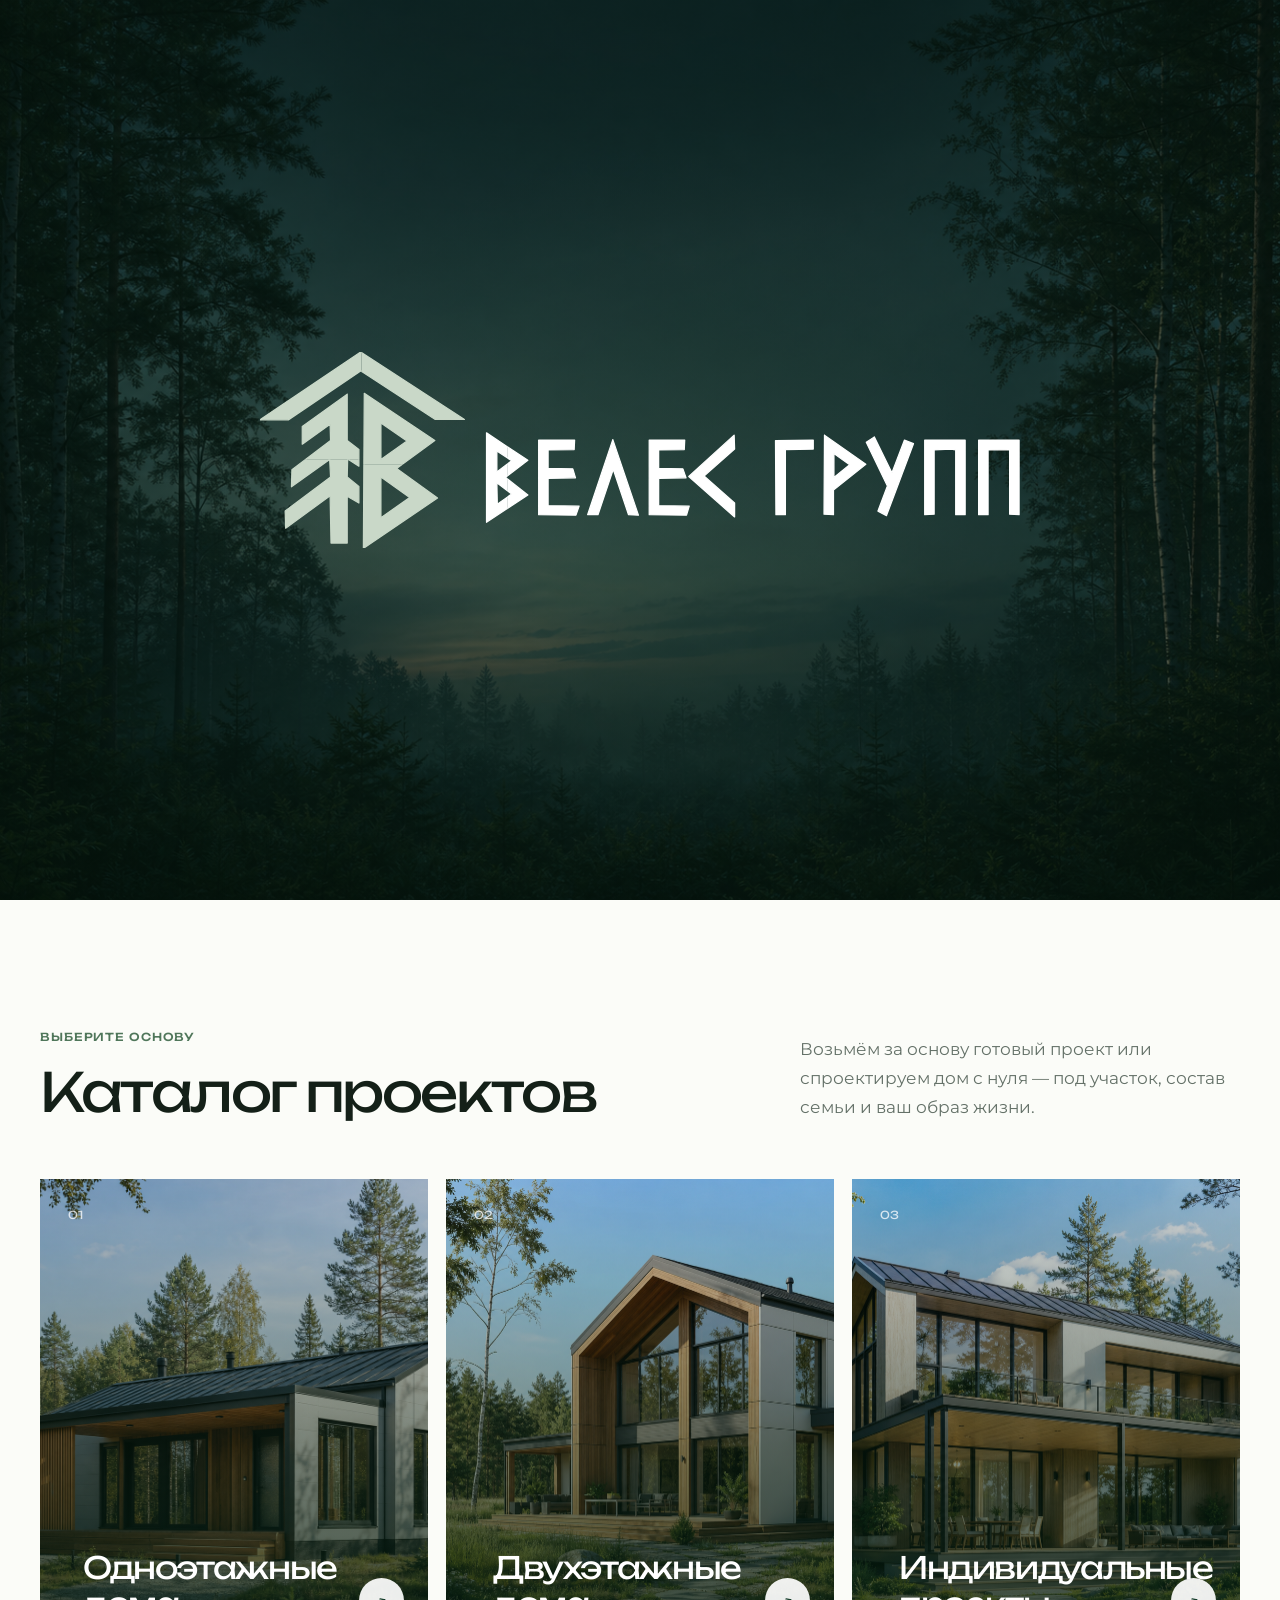
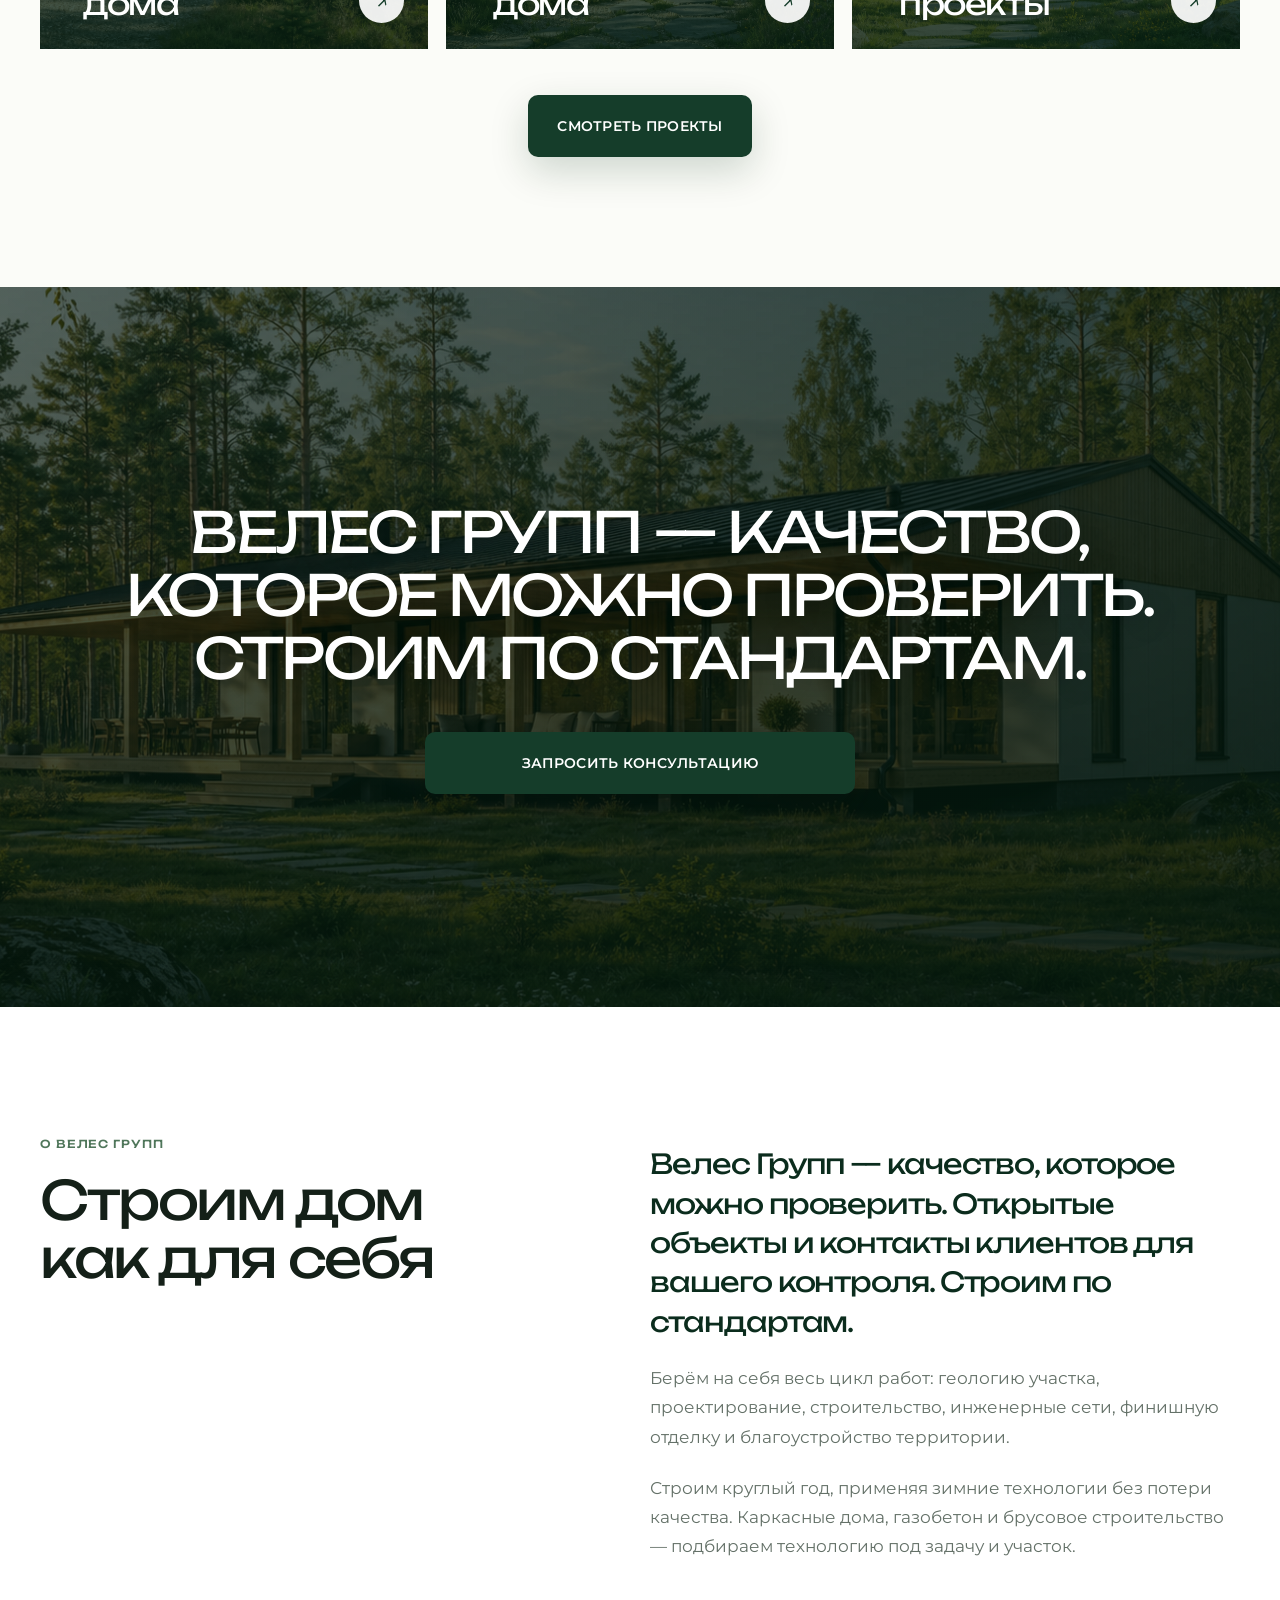
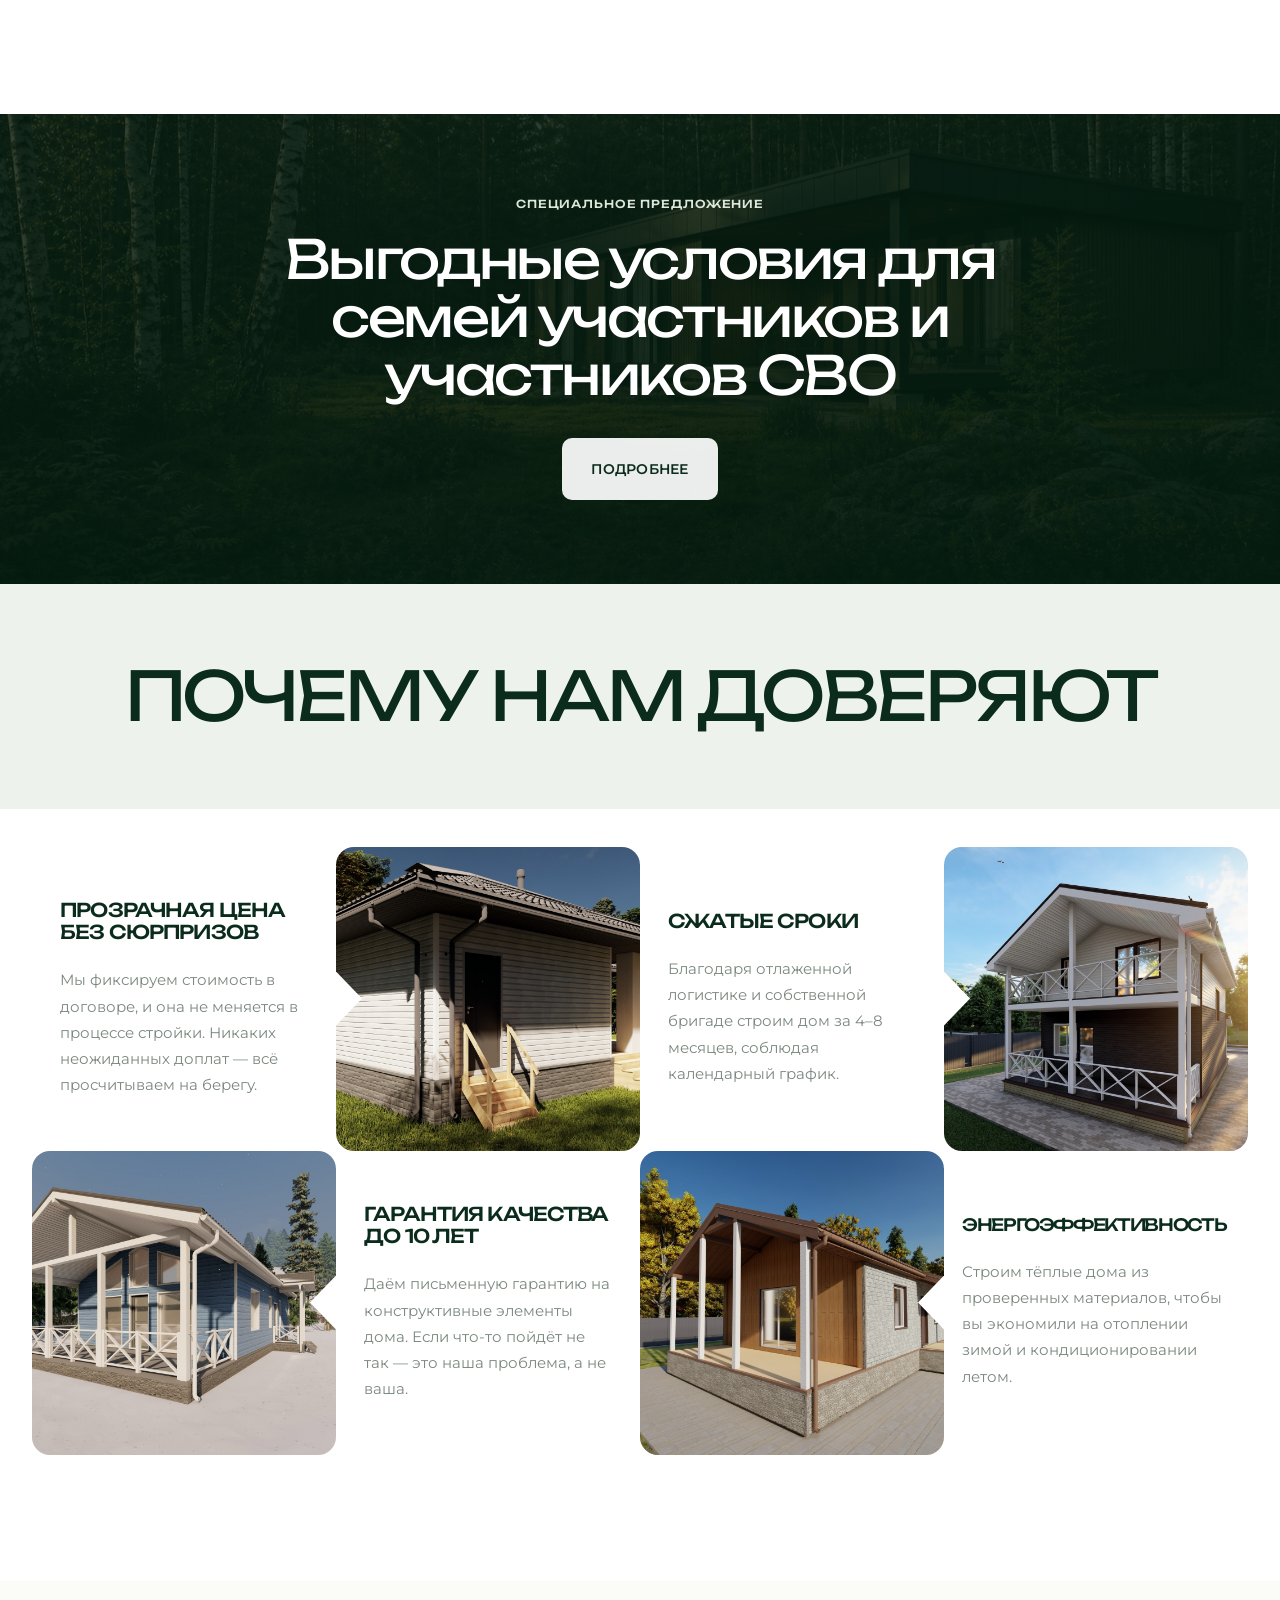
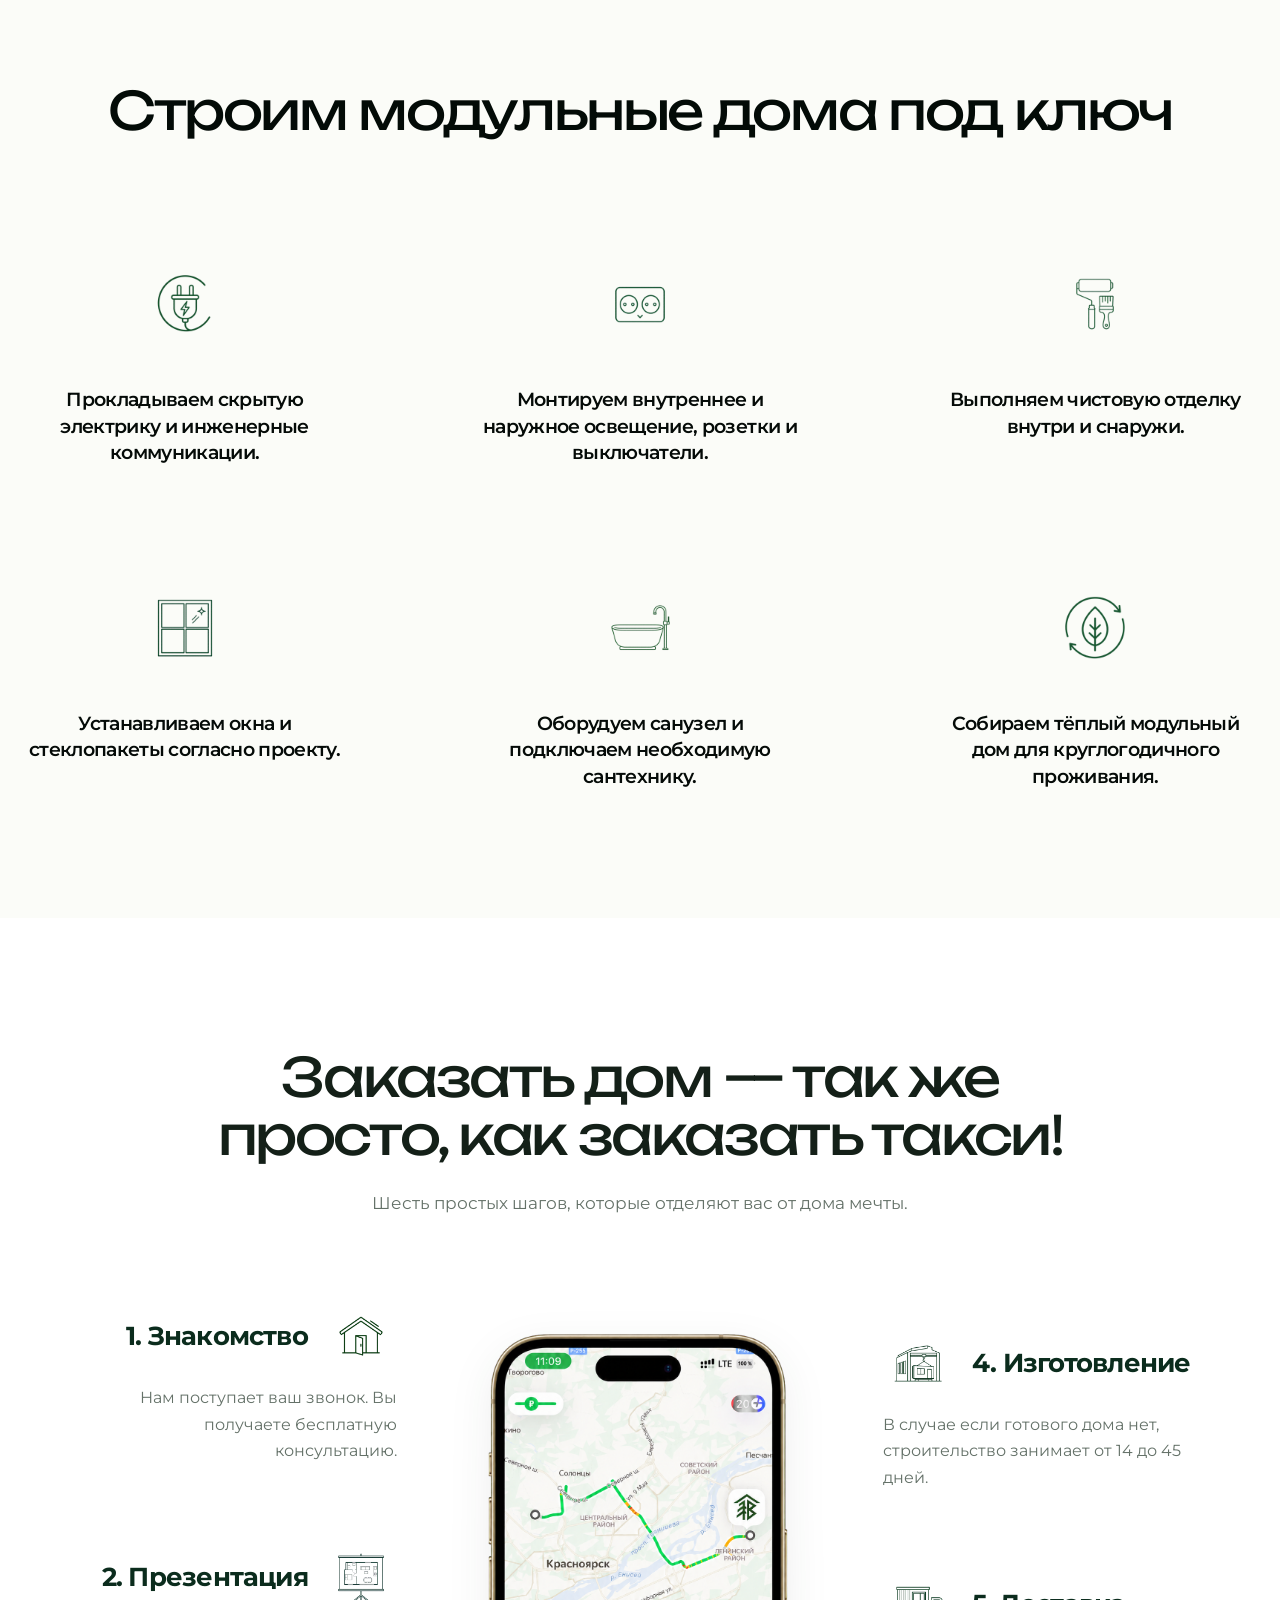
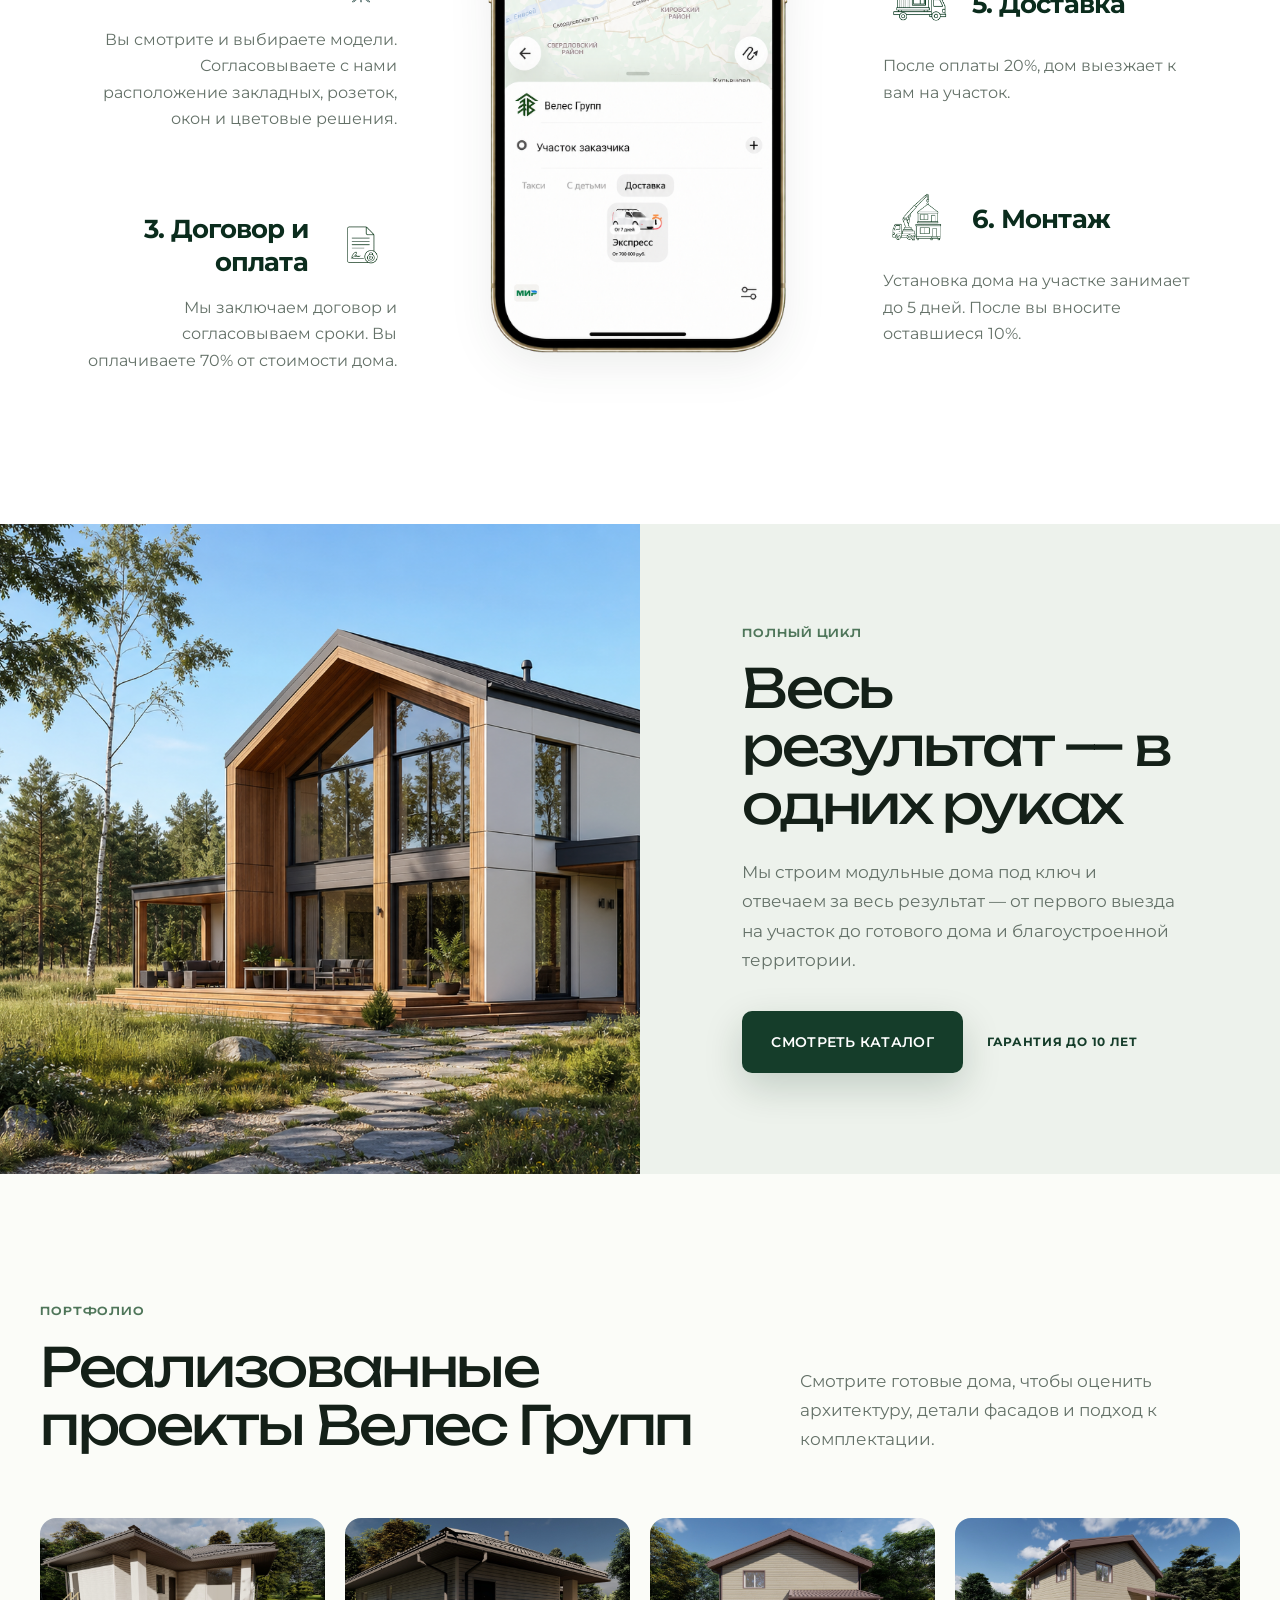
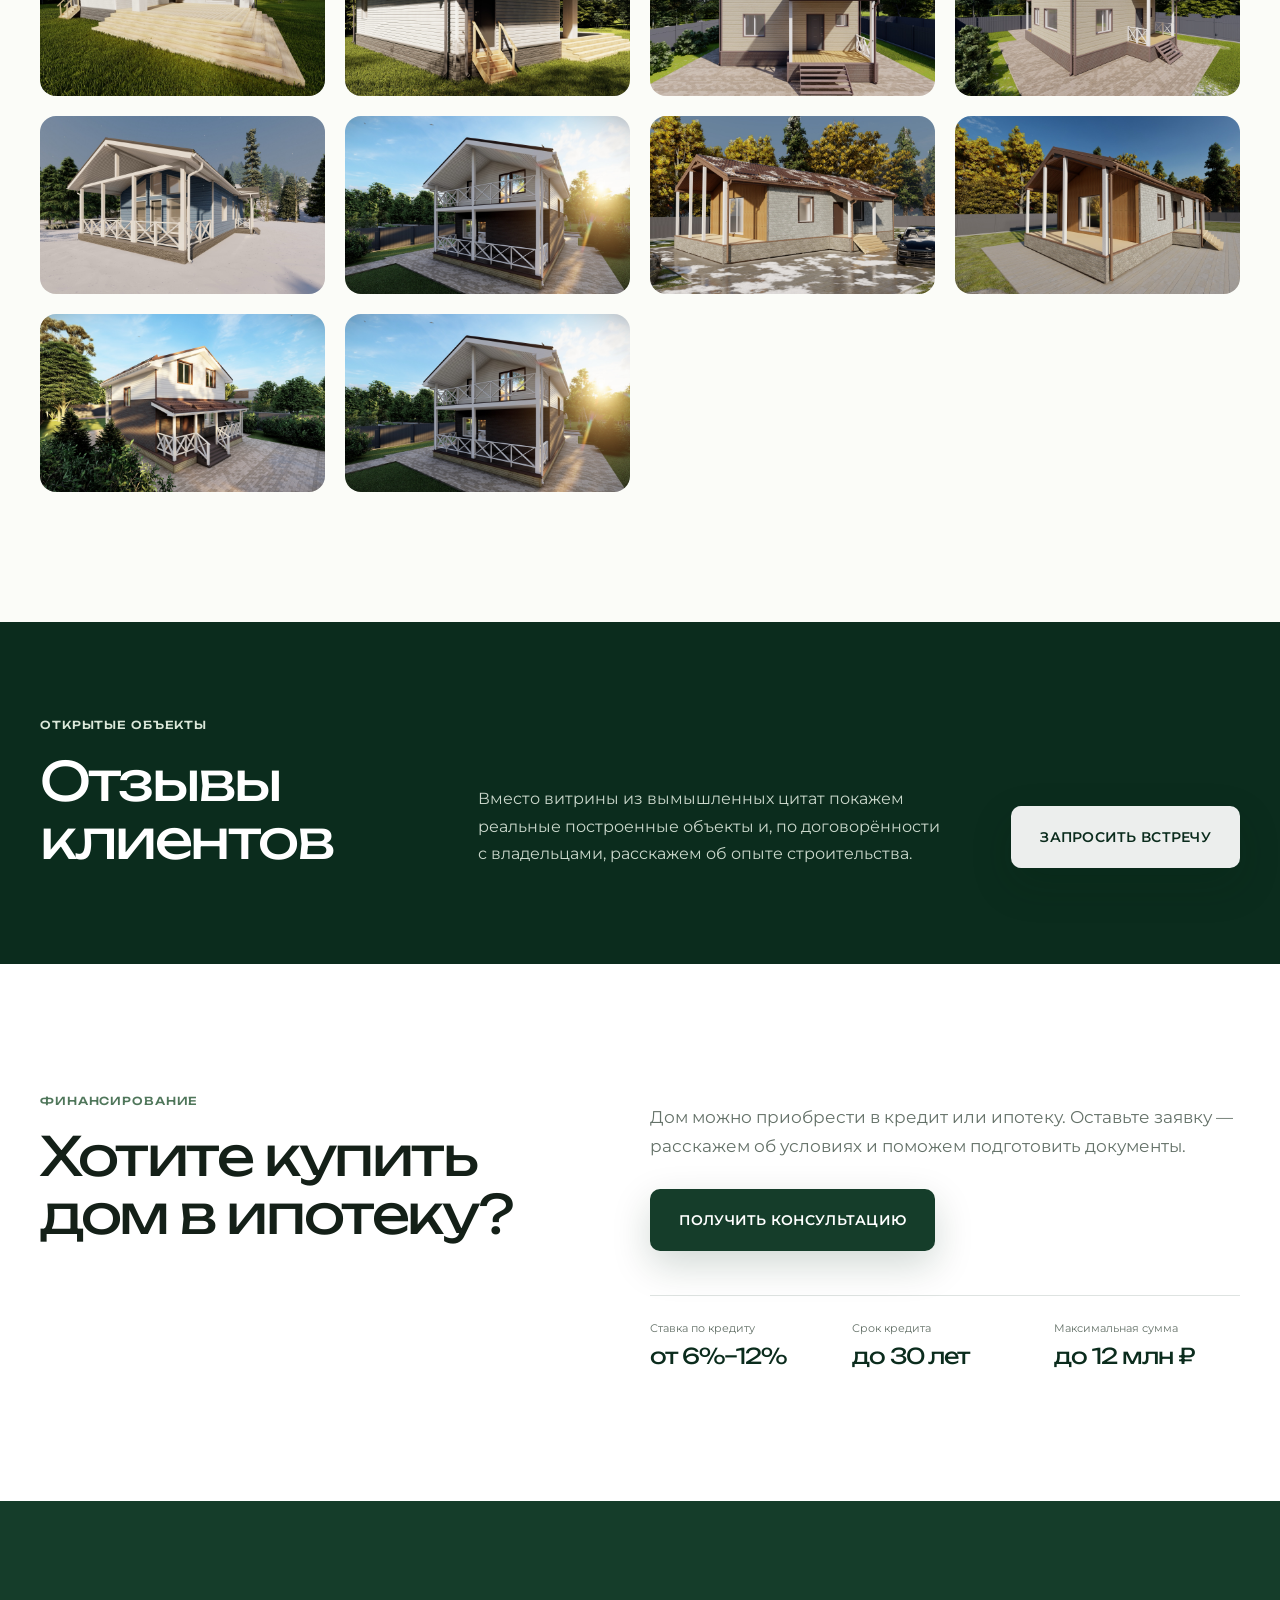
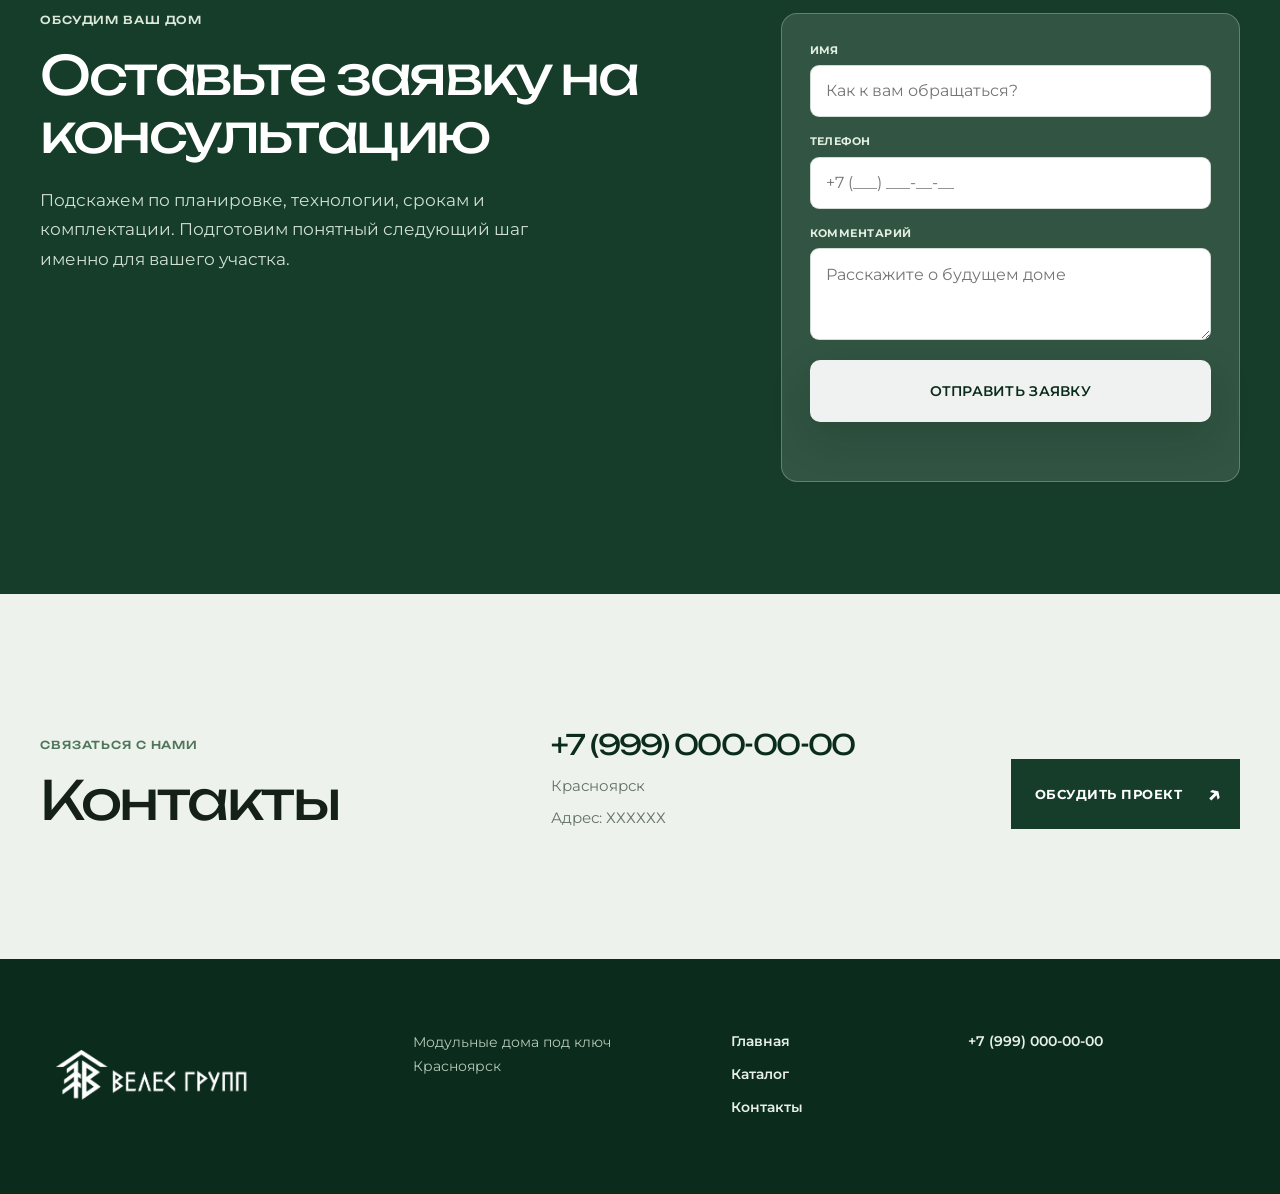
<file: index.html>
<!doctype html>
<html lang="ru">
  <head>
    <meta charset="utf-8">
    <meta name="viewport" content="width=device-width, initial-scale=1">
    <title>Велес Групп — модульные дома под ключ</title>
    <meta
      name="description"
      content="Велес Групп строит модульные дома под ключ: от геологии участка и проектирования до отделки и благоустройства."
    >
    <meta name="theme-color" content="#0b2c1d">
    <meta property="og:type" content="website">
    <meta property="og:title" content="Велес Групп — модульные дома под ключ">
    <meta
      property="og:description"
      content="Проектирование и строительство модульных домов под ключ в Красноярске."
    >
    <meta property="og:image" content="https://todricsn.github.io/velesgroup/assets/generated/veles-hero.png">
    <meta property="og:url" content="https://todricsn.github.io/velesgroup/">
    <link rel="canonical" href="https://todricsn.github.io/velesgroup/">
    <link rel="icon" href="assets/veles-logo.png" type="image/png">
    <link rel="preconnect" href="https://fonts.googleapis.com">
    <link rel="preconnect" href="https://fonts.gstatic.com" crossorigin>
    <link
      href="https://fonts.googleapis.com/css2?family=Montserrat:wght@300;400;500;600;700&amp;family=Unbounded:wght@300;400;500;600&amp;display=swap"
      rel="stylesheet"
    >
    <link rel="stylesheet" href="styles.css?v=20260803-20">
  </head>
  <body class="is-loading" data-page="home" id="top">
    <div class="site-preloader" data-preloader aria-hidden="true">
      <div class="site-preloader__glow"></div>
      <div class="site-preloader__logo" data-preloader-logo></div>
    </div>

    <header class="site-header" data-site-header>
      <div class="site-header__inner">
        <nav class="site-nav site-nav--left" aria-label="Основная навигация">
          <a href="#top" aria-current="page">Главная</a>
          <a href="#about">О нас</a>
          <a href="catalog.html">Каталог</a>
          <a href="#contacts">Контакты</a>
          <a href="#reviews">Отзывы</a>
        </nav>

        <a class="site-logo" href="#top" aria-label="Велес Групп — к началу страницы">
          <img src="assets/veles-logo.png" alt="Велес Групп">
        </a>

        <div class="site-header__right">
          <span class="site-header__city">Красноярск</span>
          <span class="site-header__phone" aria-label="Телефон">+7 (999) 000-00-00</span>
          <button class="nav-toggle" type="button" aria-label="Открыть меню" aria-expanded="false" data-nav-toggle>
            <span></span><span></span><span></span>
          </button>
        </div>
      </div>

      <nav class="mobile-nav" aria-label="Навигация" data-mobile-nav>
        <a href="#top">Главная</a>
        <a href="#about">О нас</a>
        <a href="catalog.html">Каталог</a>
        <a href="#stages">Этапы</a>
        <a href="#built">Сданные объекты</a>
        <a href="#reviews">Отзывы</a>
        <a href="#contacts">Контакты</a>
        <span aria-label="Телефон">+7 (999) 000-00-00</span>
      </nav>
    </header>

    <main>
      <section class="home-hero" aria-labelledby="hero-title">
        <img
          class="home-hero__image"
          src="assets/generated/veles-hero.png"
          alt=""
          fetchpriority="high"
        >
        <div class="home-hero__veil"></div>
        <div class="shell home-hero__layout">
          <div class="home-hero__copy" data-reveal>
            <p class="eyebrow eyebrow--light">Велес Групп · Красноярск</p>
            <h1 id="hero-title">Модульные дома <span>под ключ</span></h1>
            <p>
              Мы берём на себя всё: от геологии участка и проектирования до финишной отделки
              и благоустройства территории.
            </p>
            <a class="button button--light" href="#consultation">Запросить консультацию</a>
            <span class="home-hero__caption">Бесплатная архитектурная консультация</span>
          </div>

          <form class="home-hero__form" data-home-form novalidate data-reveal>
            <p class="home-hero__form-kicker">Начнём с участка</p>
            <h2>Рассчитаем ваш дом</h2>
            <p>Оставьте контакты — подготовим первый ориентир по срокам и комплектации.</p>
            <label>
              <span>Имя</span>
              <input type="text" name="name" autocomplete="name" placeholder="Как к вам обращаться?" required>
            </label>
            <label>
              <span>Телефон</span>
              <input type="tel" name="phone" autocomplete="tel" placeholder="+7 (___) ___-__-__" required>
            </label>
            <button class="button button--forest" type="submit">Получить расчёт</button>
            <p class="form-status" aria-live="polite" data-form-status></p>
          </form>
        </div>
      </section>

      <section class="home-catalog section-space" id="catalog" aria-labelledby="catalog-title">
        <div class="shell">
          <div class="section-heading home-catalog__heading" data-reveal>
            <div>
              <p class="eyebrow">Выберите основу</p>
              <h2 id="catalog-title">Каталог проектов</h2>
            </div>
            <p class="section-heading__copy">
              Возьмём за основу готовый проект или спроектируем дом с нуля — под участок,
              состав семьи и ваш образ жизни.
            </p>
          </div>

          <div class="home-catalog__types">
            <a class="home-catalog__type" href="catalog.html" data-reveal>
              <img src="assets/generated/veles-house-01.png" alt="Одноэтажный модульный дом" loading="lazy">
              <span class="home-catalog__shade"></span>
              <span class="home-catalog__number">01</span>
              <span class="home-catalog__type-name">Одноэтажные<br>дома</span>
              <span class="home-catalog__arrow" aria-hidden="true">↗</span>
            </a>
            <a class="home-catalog__type" href="catalog.html" data-reveal>
              <img src="assets/generated/veles-house-06.png" alt="Двухэтажный модульный дом" loading="lazy">
              <span class="home-catalog__shade"></span>
              <span class="home-catalog__number">02</span>
              <span class="home-catalog__type-name">Двухэтажные<br>дома</span>
              <span class="home-catalog__arrow" aria-hidden="true">↗</span>
            </a>
            <a class="home-catalog__type" href="catalog.html" data-reveal>
              <img src="assets/generated/veles-house-09.png" alt="Индивидуальный проект дома" loading="lazy">
              <span class="home-catalog__shade"></span>
              <span class="home-catalog__number">03</span>
              <span class="home-catalog__type-name">Индивидуальные<br>проекты</span>
              <span class="home-catalog__arrow" aria-hidden="true">↗</span>
            </a>
          </div>

          <div class="home-catalog__action" data-reveal>
            <a class="button button--forest" href="catalog.html">Смотреть проекты</a>
          </div>
        </div>
      </section>

      <section class="brand-statement" data-brand-parallax>
        <img
          class="brand-statement__image"
          src="assets/generated/veles-house-07.png"
          alt=""
          loading="lazy"
        >
        <div class="brand-statement__overlay"></div>
        <div class="shell brand-statement__inner" data-reveal>
          <p>Велес Групп — качество, которое можно проверить. Строим по стандартам.</p>
          <a class="button" href="#consultation">Запросить консультацию</a>
        </div>
      </section>

      <section class="about-section section-space" id="about" aria-labelledby="about-title">
        <div class="shell about-section__grid">
          <div class="about-section__title" data-reveal>
            <p class="eyebrow">О Велес Групп</p>
            <h2 id="about-title">Строим дом как для себя</h2>
          </div>
          <div class="about-section__copy" data-reveal>
            <p class="about-section__lead">
              Велес Групп — качество, которое можно проверить. Открытые объекты и контакты
              клиентов для вашего контроля. Строим по стандартам.
            </p>
            <p>
              Берём на себя весь цикл работ: геологию участка, проектирование, строительство,
              инженерные сети, финишную отделку и благоустройство территории.
            </p>
            <p>
              Строим круглый год, применяя зимние технологии без потери качества. Каркасные
              дома, газобетон и брусовое строительство — подбираем технологию под задачу и участок.
            </p>
          </div>
        </div>
      </section>

      <section class="svo-offer" data-svo-parallax aria-labelledby="svo-title">
        <img
          class="svo-offer__image"
          src="assets/generated/veles-svo-forest.png"
          alt=""
          loading="lazy"
        >
        <div class="svo-offer__overlay"></div>
        <div class="shell svo-offer__inner" data-reveal>
          <p class="eyebrow eyebrow--light">Специальное предложение</p>
          <h2 id="svo-title">Выгодные условия для семей участников и участников СВО</h2>
          <button class="button button--light" type="button" data-modal-open="svo-modal">Подробнее</button>
        </div>
      </section>

      <section class="trust-section" id="benefits" aria-labelledby="trust-title">
        <div class="trust-section__heading" data-reveal>
          <h2 id="trust-title">Почему нам доверяют</h2>
        </div>
        <div class="trust-layout">
          <article class="trust-feature trust-feature--price" data-reveal>
            <h3>Прозрачная цена без сюрпризов</h3>
            <p>Мы фиксируем стоимость в договоре, и она не меняется в процессе стройки. Никаких неожиданных доплат — всё просчитываем на берегу.</p>
          </article>
          <figure class="trust-media trust-media--first trust-media--notch-left" data-reveal>
            <img src="assets/projects/veles-project-02.jpg" alt="Готовый одноэтажный дом Велес Групп" loading="lazy">
          </figure>
          <article class="trust-feature trust-feature--terms" data-reveal>
            <h3>Сжатые сроки</h3>
            <p>Благодаря отлаженной логистике и собственной бригаде строим дом за 4–8 месяцев, соблюдая календарный график.</p>
          </article>
          <figure class="trust-media trust-media--second trust-media--notch-left" data-reveal>
            <img src="assets/projects/veles-project-06.jpg" alt="Готовый двухэтажный дом Велес Групп" loading="lazy">
          </figure>
          <article class="trust-feature trust-feature--guarantee" data-reveal>
            <h3>Гарантия качества до 10 лет</h3>
            <p>Даём письменную гарантию на конструктивные элементы дома. Если что-то пойдёт не так — это наша проблема, а не ваша.</p>
          </article>
          <figure class="trust-media trust-media--third trust-media--notch-right" data-reveal>
            <img src="assets/projects/veles-project-05.jpg" alt="Тёплый дом Велес Групп зимой" loading="lazy">
          </figure>
          <article class="trust-feature trust-feature--energy" data-reveal>
            <h3>Энергоэффективность</h3>
            <p>Строим тёплые дома из проверенных материалов, чтобы вы экономили на отоплении зимой и кондиционировании летом.</p>
          </article>
          <figure class="trust-media trust-media--fourth trust-media--notch-right" data-reveal>
            <img src="assets/projects/veles-project-08.jpg" alt="Одноэтажный дом Велес Групп с террасой" loading="lazy">
          </figure>
        </div>
      </section>

      <section class="turnkey-section" id="turnkey" aria-labelledby="turnkey-title">
        <div class="shell">
          <div class="turnkey-section__heading" data-reveal>
            <h2 id="turnkey-title">Строим модульные дома под ключ</h2>
          </div>
          <ol class="turnkey-section__list">
            <li data-reveal>
              <img class="turnkey-section__icon" src="assets/turnkey-icons/electrics.png" alt="" width="128" height="128">
              <p>Прокладываем скрытую электрику и инженерные коммуникации.</p>
            </li>
            <li data-reveal>
              <img class="turnkey-section__icon" src="assets/turnkey-icons/lighting.png" alt="" width="128" height="128">
              <p>Монтируем внутреннее и наружное освещение, розетки и выключатели.</p>
            </li>
            <li data-reveal>
              <img class="turnkey-section__icon" src="assets/turnkey-icons/finishing.png" alt="" width="128" height="128">
              <p>Выполняем чистовую отделку внутри и снаружи.</p>
            </li>
            <li data-reveal>
              <img class="turnkey-section__icon" src="assets/turnkey-icons/windows.png" alt="" width="128" height="128">
              <p>Устанавливаем окна и стеклопакеты согласно проекту.</p>
            </li>
            <li data-reveal>
              <img class="turnkey-section__icon" src="assets/turnkey-icons/bathroom.png" alt="" width="128" height="128">
              <p>Оборудуем санузел и подключаем необходимую сантехнику.</p>
            </li>
            <li data-reveal>
              <img class="turnkey-section__icon" src="assets/turnkey-icons/energy.png" alt="" width="128" height="128">
              <p>Собираем тёплый модульный дом для круглогодичного проживания.</p>
            </li>
          </ol>
        </div>
      </section>

      <section class="stages-section section-space" id="stages" aria-labelledby="stages-title">
        <div class="shell">
          <div class="stages-section__heading" data-reveal>
            <h2 id="stages-title">Заказать дом — так же просто, как заказать такси!</h2>
            <p>Шесть простых шагов, которые отделяют вас от дома мечты.</p>
          </div>
          <div class="stages-composition">
            <ol class="stages-column stages-column--left">
              <li data-reveal>
                <div class="stage-heading">
                  <h3><span>1.</span> Знакомство</h3>
                  <img class="stage-heading__icon" src="assets/stage-icons/intro.png" alt="" aria-hidden="true" width="72" height="72" loading="lazy">
                </div>
                <p>Нам поступает ваш звонок. Вы получаете бесплатную консультацию.</p>
              </li>
              <li data-reveal>
                <div class="stage-heading">
                  <h3><span>2.</span> Презентация</h3>
                  <img class="stage-heading__icon" src="assets/stage-icons/presentation.png" alt="" aria-hidden="true" width="72" height="72" loading="lazy">
                </div>
                <p>Вы смотрите и выбираете модели. Согласовываете с нами расположение закладных, розеток, окон и цветовые решения.</p>
              </li>
              <li data-reveal>
                <div class="stage-heading">
                  <h3><span>3.</span> Договор и оплата</h3>
                  <img class="stage-heading__icon" src="assets/stage-icons/contract.png" alt="" aria-hidden="true" width="72" height="72" loading="lazy">
                </div>
                <p>Мы заключаем договор и согласовываем сроки. Вы оплачиваете 70% от стоимости дома.</p>
              </li>
            </ol>

            <figure class="stages-phone" data-reveal>
              <img src="assets/order-phone-cutout.png" alt="Доставка дома Велес Групп на участок заказчика" loading="lazy">
            </figure>

            <ol class="stages-column stages-column--right" start="4">
              <li data-reveal>
                <div class="stage-heading">
                  <img class="stage-heading__icon" src="assets/stage-icons/manufacturing.png" alt="" aria-hidden="true" width="72" height="72" loading="lazy">
                  <h3><span>4.</span> Изготовление</h3>
                </div>
                <p>В случае если готового дома нет, строительство занимает от 14 до 45 дней.</p>
              </li>
              <li data-reveal>
                <div class="stage-heading">
                  <img class="stage-heading__icon" src="assets/stage-icons/delivery.png" alt="" aria-hidden="true" width="72" height="72" loading="lazy">
                  <h3><span>5.</span> Доставка</h3>
                </div>
                <p>После оплаты 20%, дом выезжает к вам на участок.</p>
              </li>
              <li data-reveal>
                <div class="stage-heading">
                  <img class="stage-heading__icon" src="assets/stage-icons/installation.png" alt="" aria-hidden="true" width="72" height="72" loading="lazy">
                  <h3><span>6.</span> Монтаж</h3>
                </div>
                <p>Установка дома на участке занимает до 5 дней. После вы вносите оставшиеся 10%.</p>
              </li>
            </ol>
          </div>
        </div>
      </section>

      <section class="cycle-section" aria-labelledby="cycle-title">
        <div class="cycle-section__image-wrap" data-reveal>
          <img src="assets/generated/veles-house-06.png" alt="Готовый двухэтажный дом Велес Групп" loading="lazy">
        </div>
        <div class="cycle-section__content" data-reveal>
          <p class="eyebrow">Полный цикл</p>
          <h2 id="cycle-title">Весь результат — в одних руках</h2>
          <p>
            Мы строим модульные дома под ключ и отвечаем за весь результат — от первого
            выезда на участок до готового дома и благоустроенной территории.
          </p>
          <div class="cycle-section__footer">
            <a class="button button--forest" href="catalog.html">Смотреть каталог</a>
            <span>Гарантия до 10 лет</span>
          </div>
        </div>
      </section>

      <section class="gallery-section section-space" id="built" aria-labelledby="gallery-title">
        <div class="shell">
          <div class="section-heading" data-reveal>
            <div>
              <p class="eyebrow">Портфолио</p>
              <h2 id="gallery-title">Реализованные проекты Велес Групп</h2>
            </div>
            <p class="section-heading__copy">
              Смотрите готовые дома, чтобы оценить архитектуру, детали фасадов и подход к комплектации.
            </p>
          </div>
          <div class="home-gallery" data-reveal>
            <figure class="home-gallery__item"><button class="home-gallery__trigger" type="button" data-gallery-open data-modal-open="gallery-lightbox" aria-label="Открыть фото реализованного проекта Велес Групп — 01"><img src="assets/projects/veles-project-01.jpg" alt="Реализованный проект Велес Групп — 01" loading="lazy"></button></figure>
            <figure class="home-gallery__item"><button class="home-gallery__trigger" type="button" data-gallery-open data-modal-open="gallery-lightbox" aria-label="Открыть фото реализованного проекта Велес Групп — 02"><img src="assets/projects/veles-project-02.jpg" alt="Реализованный проект Велес Групп — 02" loading="lazy"></button></figure>
            <figure class="home-gallery__item"><button class="home-gallery__trigger" type="button" data-gallery-open data-modal-open="gallery-lightbox" aria-label="Открыть фото реализованного проекта Велес Групп — 03"><img src="assets/projects/veles-project-03.jpg" alt="Реализованный проект Велес Групп — 03" loading="lazy"></button></figure>
            <figure class="home-gallery__item"><button class="home-gallery__trigger" type="button" data-gallery-open data-modal-open="gallery-lightbox" aria-label="Открыть фото реализованного проекта Велес Групп — 04"><img src="assets/projects/veles-project-04.jpg" alt="Реализованный проект Велес Групп — 04" loading="lazy"></button></figure>
            <figure class="home-gallery__item"><button class="home-gallery__trigger" type="button" data-gallery-open data-modal-open="gallery-lightbox" aria-label="Открыть фото реализованного проекта Велес Групп — 05"><img src="assets/projects/veles-project-05.jpg" alt="Реализованный проект Велес Групп — 05" loading="lazy"></button></figure>
            <figure class="home-gallery__item"><button class="home-gallery__trigger" type="button" data-gallery-open data-modal-open="gallery-lightbox" aria-label="Открыть фото реализованного проекта Велес Групп — 06"><img src="assets/projects/veles-project-06.jpg" alt="Реализованный проект Велес Групп — 06" loading="lazy"></button></figure>
            <figure class="home-gallery__item"><button class="home-gallery__trigger" type="button" data-gallery-open data-modal-open="gallery-lightbox" aria-label="Открыть фото реализованного проекта Велес Групп — 07"><img src="assets/projects/veles-project-07.jpg" alt="Реализованный проект Велес Групп — 07" loading="lazy"></button></figure>
            <figure class="home-gallery__item"><button class="home-gallery__trigger" type="button" data-gallery-open data-modal-open="gallery-lightbox" aria-label="Открыть фото реализованного проекта Велес Групп — 08"><img src="assets/projects/veles-project-08.jpg" alt="Реализованный проект Велес Групп — 08" loading="lazy"></button></figure>
            <figure class="home-gallery__item"><button class="home-gallery__trigger" type="button" data-gallery-open data-modal-open="gallery-lightbox" aria-label="Открыть фото реализованного проекта Велес Групп — 09"><img src="assets/projects/veles-project-09.jpg" alt="Реализованный проект Велес Групп — 09" loading="lazy"></button></figure>
            <figure class="home-gallery__item"><button class="home-gallery__trigger" type="button" data-gallery-open data-modal-open="gallery-lightbox" aria-label="Открыть фото реализованного проекта Велес Групп — 10"><img src="assets/projects/veles-project-10.jpg" alt="Реализованный проект Велес Групп — 10" loading="lazy"></button></figure>
          </div>
        </div>
      </section>

      <section class="reviews-section" id="reviews" aria-labelledby="reviews-title">
        <div class="shell reviews-section__inner" data-reveal>
          <div>
            <p class="eyebrow eyebrow--light">Открытые объекты</p>
            <h2 id="reviews-title">Отзывы клиентов</h2>
          </div>
          <p>
            Вместо витрины из вымышленных цитат покажем реальные построенные объекты и,
            по договорённости с владельцами, расскажем об опыте строительства.
          </p>
          <a class="button button--light" href="#contacts">Запросить встречу</a>
        </div>
      </section>

      <section class="mortgage-section section-space" id="mortgage" aria-labelledby="mortgage-title">
        <div class="shell mortgage-section__grid">
          <div data-reveal>
            <p class="eyebrow">Финансирование</p>
            <h2 id="mortgage-title">Хотите купить дом в ипотеку?</h2>
          </div>
          <div class="mortgage-section__content" data-reveal>
            <p>
              Дом можно приобрести в кредит или ипотеку. Оставьте заявку — расскажем об условиях
              и поможем подготовить документы.
            </p>
            <a class="button button--forest" href="#consultation">Получить консультацию</a>
            <dl class="mortgage-facts">
              <div><dt>Ставка по кредиту</dt><dd>от 6%–12%</dd></div>
              <div><dt>Срок кредита</dt><dd>до 30 лет</dd></div>
              <div><dt>Максимальная сумма</dt><dd>до 12 млн ₽</dd></div>
            </dl>
          </div>
        </div>
      </section>

      <section class="consultation-section" id="consultation" aria-labelledby="consultation-title">
        <div class="shell consultation-section__grid">
          <div data-reveal>
            <p class="eyebrow eyebrow--light">Обсудим ваш дом</p>
            <h2 id="consultation-title">Оставьте заявку на консультацию</h2>
            <p>
              Подскажем по планировке, технологии, срокам и комплектации. Подготовим понятный
              следующий шаг именно для вашего участка.
            </p>
          </div>
          <form class="contact-form" data-home-form novalidate data-reveal>
            <label>
              <span>Имя</span>
              <input type="text" name="name" autocomplete="name" placeholder="Как к вам обращаться?" required>
            </label>
            <label>
              <span>Телефон</span>
              <input type="tel" name="phone" autocomplete="tel" placeholder="+7 (___) ___-__-__" required>
            </label>
            <label>
              <span>Комментарий</span>
              <textarea name="comment" rows="3" placeholder="Расскажите о будущем доме"></textarea>
            </label>
            <button class="button button--light" type="submit">Отправить заявку</button>
            <p class="form-status" aria-live="polite" data-form-status></p>
          </form>
        </div>
      </section>

      <section class="contacts-section section-space" id="contacts" aria-labelledby="contacts-title">
        <div class="shell contacts-section__grid">
          <div data-reveal>
            <p class="eyebrow">Связаться с нами</p>
            <h2 id="contacts-title">Контакты</h2>
          </div>
          <address class="contacts-section__details" data-reveal>
            <a class="contacts-section__phone" href="tel:+79990000000">+7 (999) 000-00-00</a>
            <span>Красноярск</span>
            <span>Адрес: ХХХХХХ</span>
          </address>
          <a class="contacts-section__action" href="#consultation" data-reveal>
            <span>Обсудить проект</span>
            <span aria-hidden="true">↗</span>
          </a>
        </div>
      </section>
    </main>

    <footer class="site-footer">
      <div class="shell site-footer__grid">
        <a class="site-footer__logo" href="#top" aria-label="Велес Групп — к началу страницы">
          <img src="assets/veles-logo.png" alt="Велес Групп">
        </a>
        <p>Модульные дома под ключ<br>Красноярск</p>
        <nav aria-label="Навигация в подвале">
          <a href="#top">Главная</a>
          <a href="catalog.html">Каталог</a>
          <a href="#contacts">Контакты</a>
        </nav>
        <a class="site-footer__phone" href="tel:+79990000000">+7 (999) 000-00-00</a>
      </div>
    </footer>

    <button class="back-to-top" type="button" aria-label="Наверх" data-back-to-top>↑</button>
    <div class="toast" role="status" aria-live="polite" data-toast></div>

    <div class="modal" id="svo-modal" aria-hidden="true" data-modal>
      <div class="modal__backdrop" data-modal-close></div>
      <section class="modal__dialog" role="dialog" aria-modal="true" aria-labelledby="svo-modal-title">
        <button class="modal__close" type="button" aria-label="Закрыть" data-modal-close>×</button>
        <p class="eyebrow">Специальное предложение</p>
        <h2 id="svo-modal-title">Условия для семей участников СВО</h2>
        <p>Скидка 5% на любой дом из каталога при оплате наличными.</p>
        <a class="button button--forest" href="#consultation" data-modal-close>Отправить заявку</a>
      </section>
    </div>

    <div class="modal modal--gallery" id="gallery-lightbox" aria-hidden="true" data-modal data-gallery-lightbox>
      <div class="modal__backdrop" data-modal-close></div>
      <section class="modal__dialog modal__dialog--gallery" role="dialog" aria-modal="true" aria-label="Фотографии реализованных проектов Велес Групп">
        <button class="modal__close modal__close--gallery" type="button" aria-label="Закрыть просмотр" data-modal-close>
          <svg viewBox="0 0 24 24" aria-hidden="true"><path d="M6 6 18 18M18 6 6 18"/></svg>
        </button>
        <button class="lightbox__nav lightbox__nav--prev" type="button" aria-label="Предыдущее фото" data-gallery-prev>
          <svg viewBox="0 0 24 24" aria-hidden="true"><path d="m15 18-6-6 6-6"/></svg>
        </button>
        <figure class="lightbox__figure">
          <img class="lightbox__image" alt="" data-gallery-image>
          <figcaption class="lightbox__caption" aria-live="polite" data-gallery-status></figcaption>
        </figure>
        <button class="lightbox__nav lightbox__nav--next" type="button" aria-label="Следующее фото" data-gallery-next>
          <svg viewBox="0 0 24 24" aria-hidden="true"><path d="m9 18 6-6-6-6"/></svg>
        </button>
      </section>
    </div>

    <script src="script.js" defer></script>
    <script src="home.js?v=20260803-20" defer></script>
  </body>
</html>
</file>
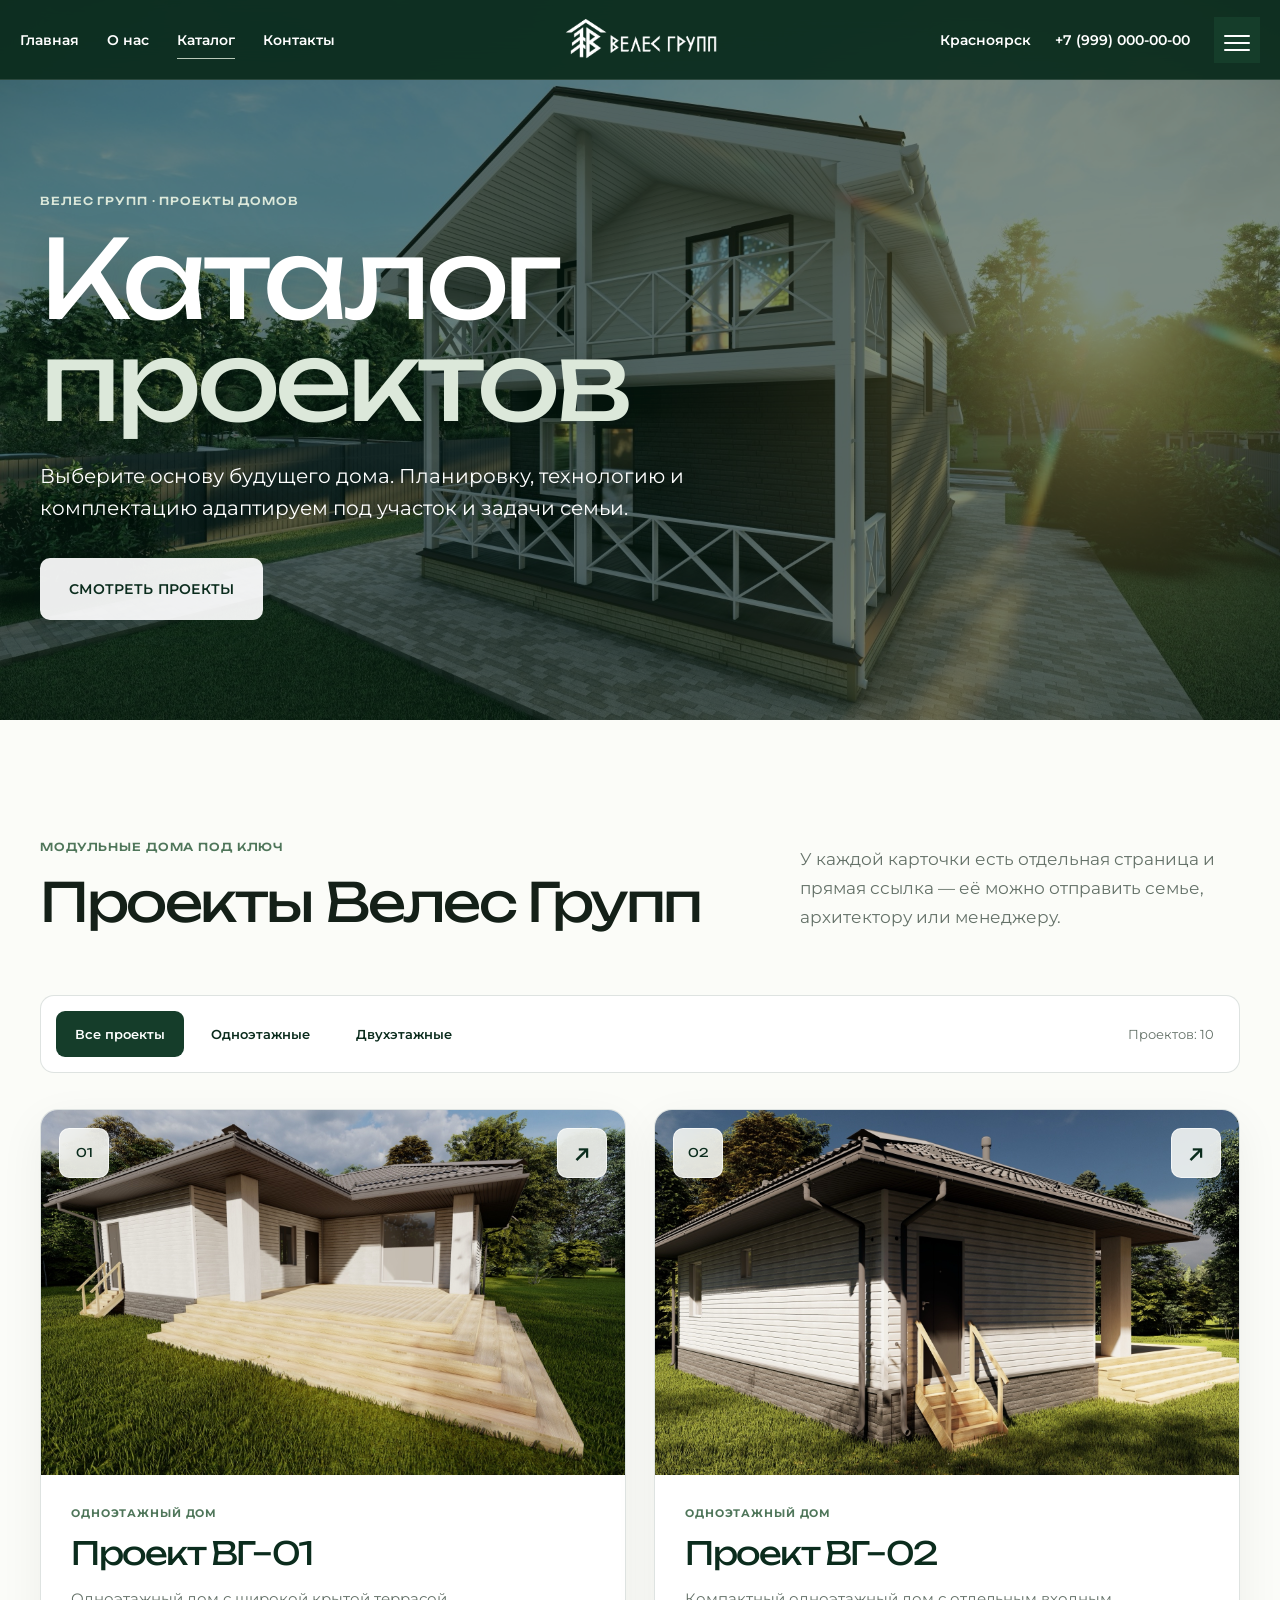
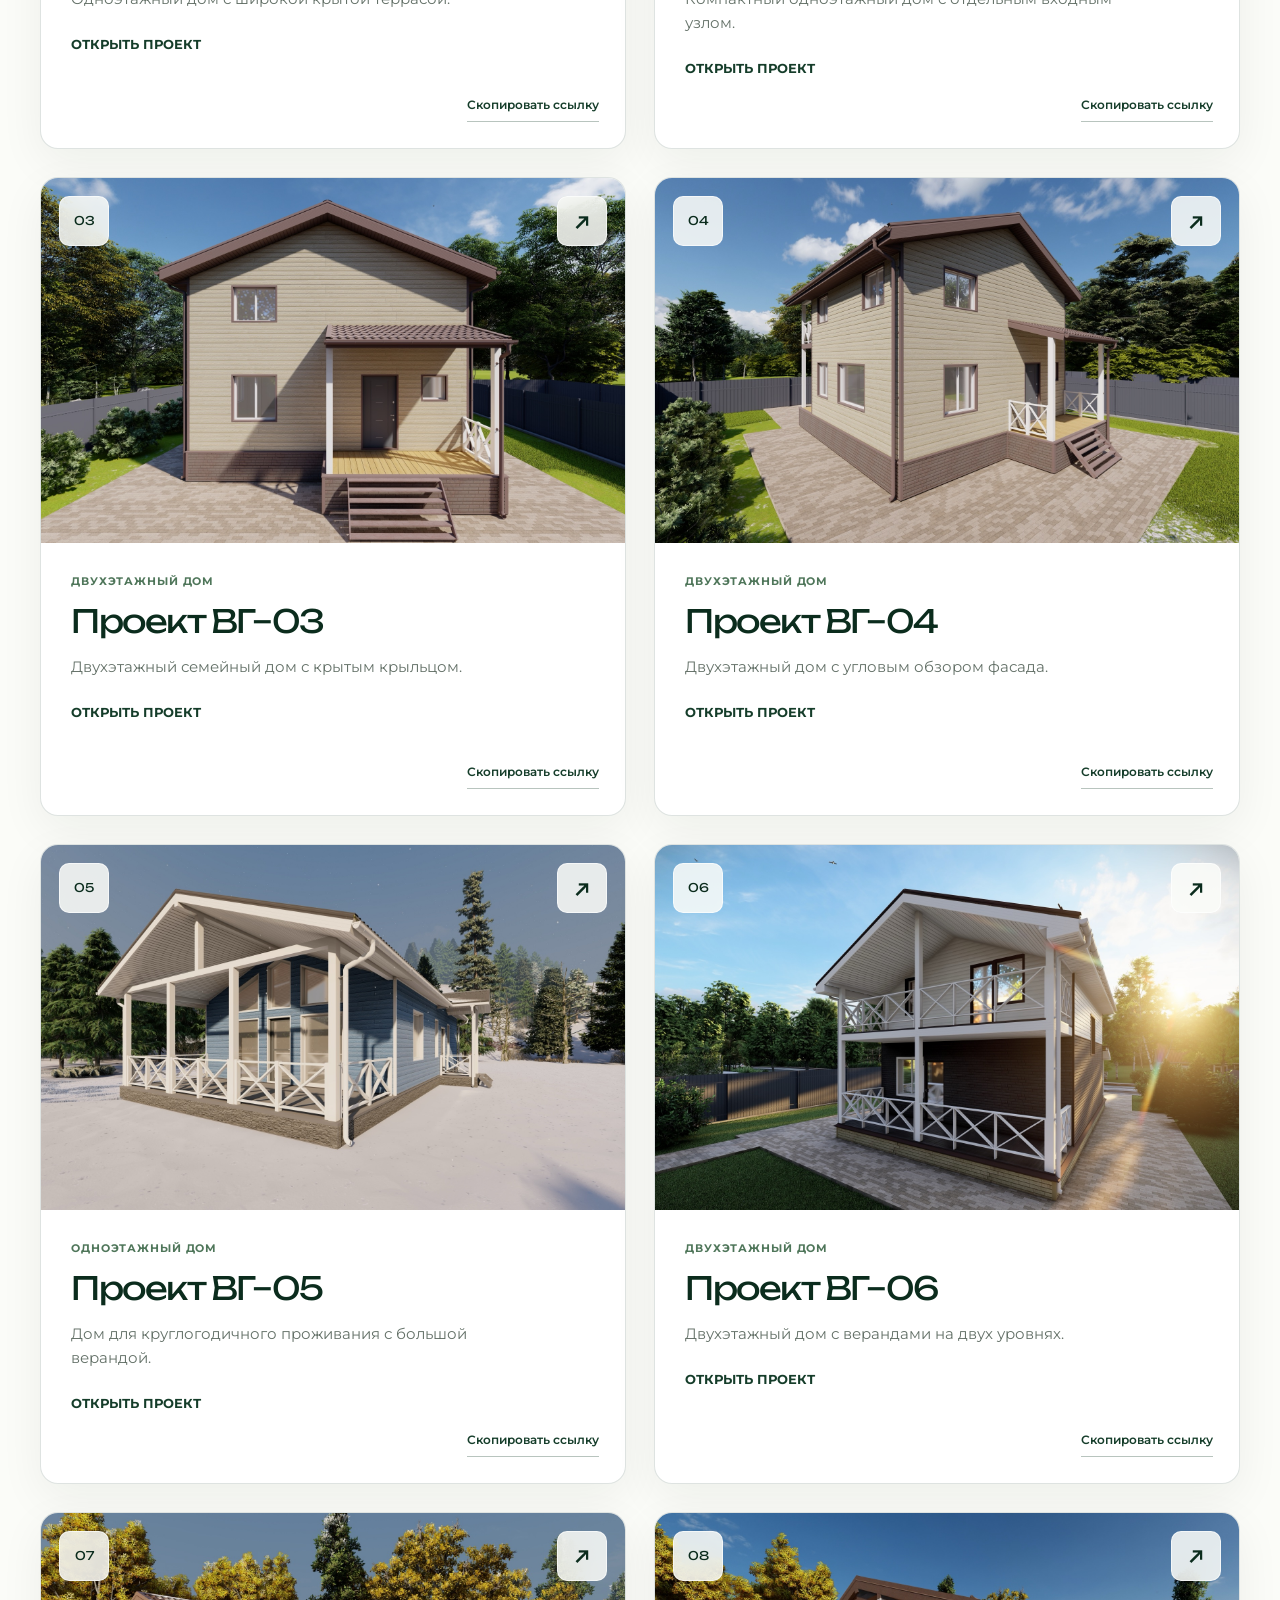
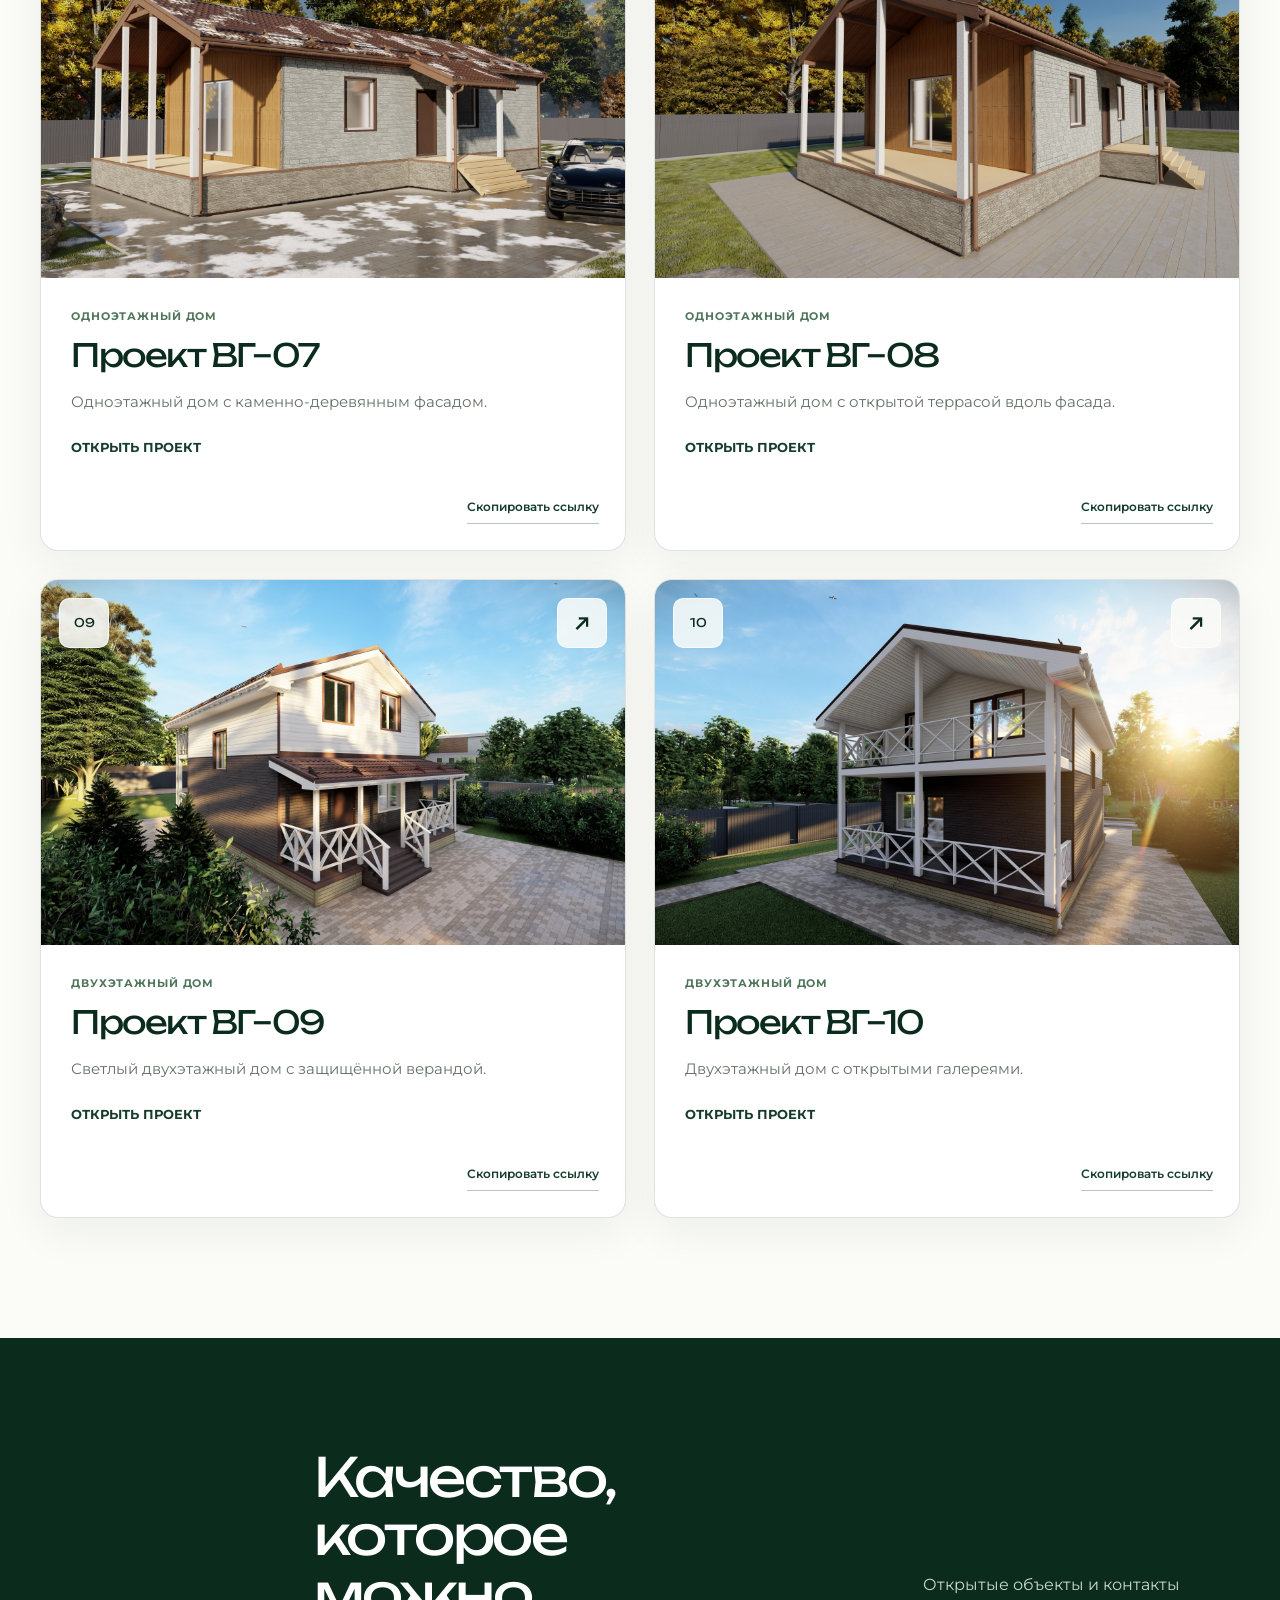
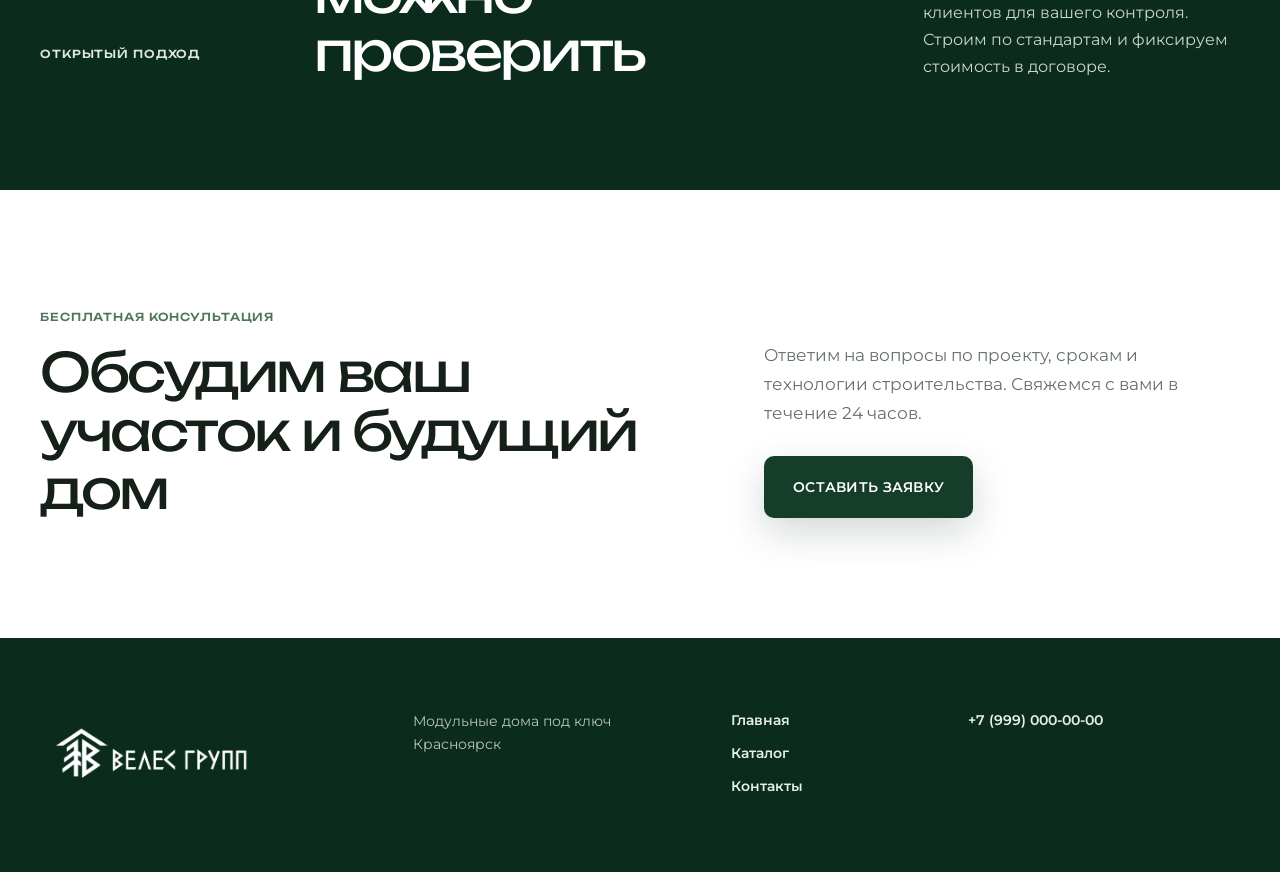
<file: catalog.html>
<!doctype html>
<html lang="ru">
  <head>
    <meta charset="utf-8">
    <meta name="viewport" content="width=device-width, initial-scale=1">
    <title>Каталог проектов — Велес Групп</title>
    <meta
      name="description"
      content="Каталог проектов модульных домов Велес Групп. Каждый проект открывается отдельной ссылкой."
    >
    <link rel="icon" href="assets/veles-logo.png" type="image/png">
    <link rel="preconnect" href="https://fonts.googleapis.com">
    <link rel="preconnect" href="https://fonts.gstatic.com" crossorigin>
    <link
      href="https://fonts.googleapis.com/css2?family=Montserrat:wght@300;400;500;600;700&amp;family=Unbounded:wght@300;400;500;600&amp;display=swap"
      rel="stylesheet"
    >
    <link rel="stylesheet" href="styles.css?v=20260803-20">
  </head>
  <body data-page="catalog">
    <header class="site-header" data-site-header>
      <div class="site-header__inner">
        <nav class="site-nav site-nav--left" aria-label="Основная навигация">
          <a href="index.html">Главная</a>
          <a href="index.html#about">О нас</a>
          <a href="catalog.html" aria-current="page">Каталог</a>
          <a href="index.html#contacts">Контакты</a>
        </nav>

        <a class="site-logo" href="index.html" aria-label="Велес Групп — на главную">
          <img src="assets/veles-logo.png" alt="Велес Групп">
        </a>

        <div class="site-header__right">
          <span class="site-header__city">Красноярск</span>
          <span class="site-header__phone" aria-label="Телефон">+7 (999) 000-00-00</span>
          <button class="nav-toggle" type="button" aria-label="Открыть меню" aria-expanded="false" data-nav-toggle>
            <span></span><span></span><span></span>
          </button>
        </div>
      </div>

      <nav class="mobile-nav" aria-label="Мобильная навигация" data-mobile-nav>
        <a href="index.html">Главная</a>
        <a href="index.html#about">О нас</a>
        <a href="catalog.html" aria-current="page">Каталог</a>
        <a href="index.html#stages">Этапы</a>
        <a href="index.html#built">Сданные объекты</a>
        <a href="index.html#reviews">Отзывы</a>
        <a href="index.html#contacts">Контакты</a>
        <span aria-label="Телефон">+7 (999) 000-00-00</span>
      </nav>
    </header>

    <main>
      <section class="catalog-hero">
        <img class="catalog-hero__image" src="assets/projects/veles-project-06.jpg" alt="Проект двухэтажного дома среди леса">
        <div class="catalog-hero__overlay"></div>
        <div class="catalog-hero__content shell" data-reveal>
          <p class="eyebrow eyebrow--light">Велес Групп · проекты домов</p>
          <h1>Каталог<br><span>проектов</span></h1>
          <p class="catalog-hero__lead">
            Выберите основу будущего дома. Планировку, технологию и комплектацию адаптируем под участок и задачи семьи.
          </p>
          <a class="button button--light" href="#projects">Смотреть проекты</a>
        </div>
      </section>

      <section class="catalog-section" id="projects">
        <div class="shell">
          <div class="section-heading" data-reveal>
            <div>
              <p class="eyebrow">Модульные дома под ключ</p>
              <h2>Проекты Велес Групп</h2>
            </div>
            <p class="section-heading__copy">
              У каждой карточки есть отдельная страница и прямая ссылка — её можно отправить семье, архитектору или менеджеру.
            </p>
          </div>

          <div class="catalog-toolbar" data-reveal>
            <div class="catalog-filters" role="group" aria-label="Фильтр проектов">
              <button class="filter-button is-active" type="button" data-filter="all">Все проекты</button>
              <button class="filter-button" type="button" data-filter="one">Одноэтажные</button>
              <button class="filter-button" type="button" data-filter="two">Двухэтажные</button>
            </div>
            <p class="catalog-count" aria-live="polite" data-catalog-count></p>
          </div>

          <div class="project-grid" data-project-grid></div>

          <noscript>
            <p class="noscript-note">Для просмотра карточек включите JavaScript в браузере.</p>
          </noscript>
        </div>
      </section>

      <section class="proof-strip">
        <div class="shell proof-strip__inner" data-reveal>
          <p class="eyebrow eyebrow--light">Открытый подход</p>
          <h2>Качество, которое<br>можно проверить</h2>
          <p>
            Открытые объекты и контакты клиентов для вашего контроля. Строим по стандартам и фиксируем стоимость в договоре.
          </p>
        </div>
      </section>

      <section class="contact-panel" id="consultation">
        <div class="shell contact-panel__grid" data-reveal>
          <div>
            <p class="eyebrow">Бесплатная консультация</p>
            <h2>Обсудим ваш участок и будущий дом</h2>
          </div>
          <div class="contact-panel__action">
            <p>Ответим на вопросы по проекту, срокам и технологии строительства. Свяжемся с вами в течение 24 часов.</p>
            <a class="button button--forest" href="index.html">Оставить заявку</a>
          </div>
        </div>
      </section>
    </main>

    <footer class="site-footer">
      <div class="shell site-footer__grid">
        <a class="site-footer__logo" href="index.html">
          <img src="assets/veles-logo.png" alt="Велес Групп">
        </a>
        <p>Модульные дома под ключ<br>Красноярск</p>
        <nav aria-label="Навигация в подвале">
          <a href="index.html">Главная</a>
          <a href="catalog.html">Каталог</a>
          <a href="index.html#contacts">Контакты</a>
        </nav>
        <span class="site-footer__phone" aria-label="Телефон">+7 (999) 000-00-00</span>
      </div>
    </footer>

    <div class="toast" role="status" aria-live="polite" data-toast></div>
    <script src="script.js" defer></script>
    <script src="catalog.js" defer></script>
  </body>
</html>
</file>
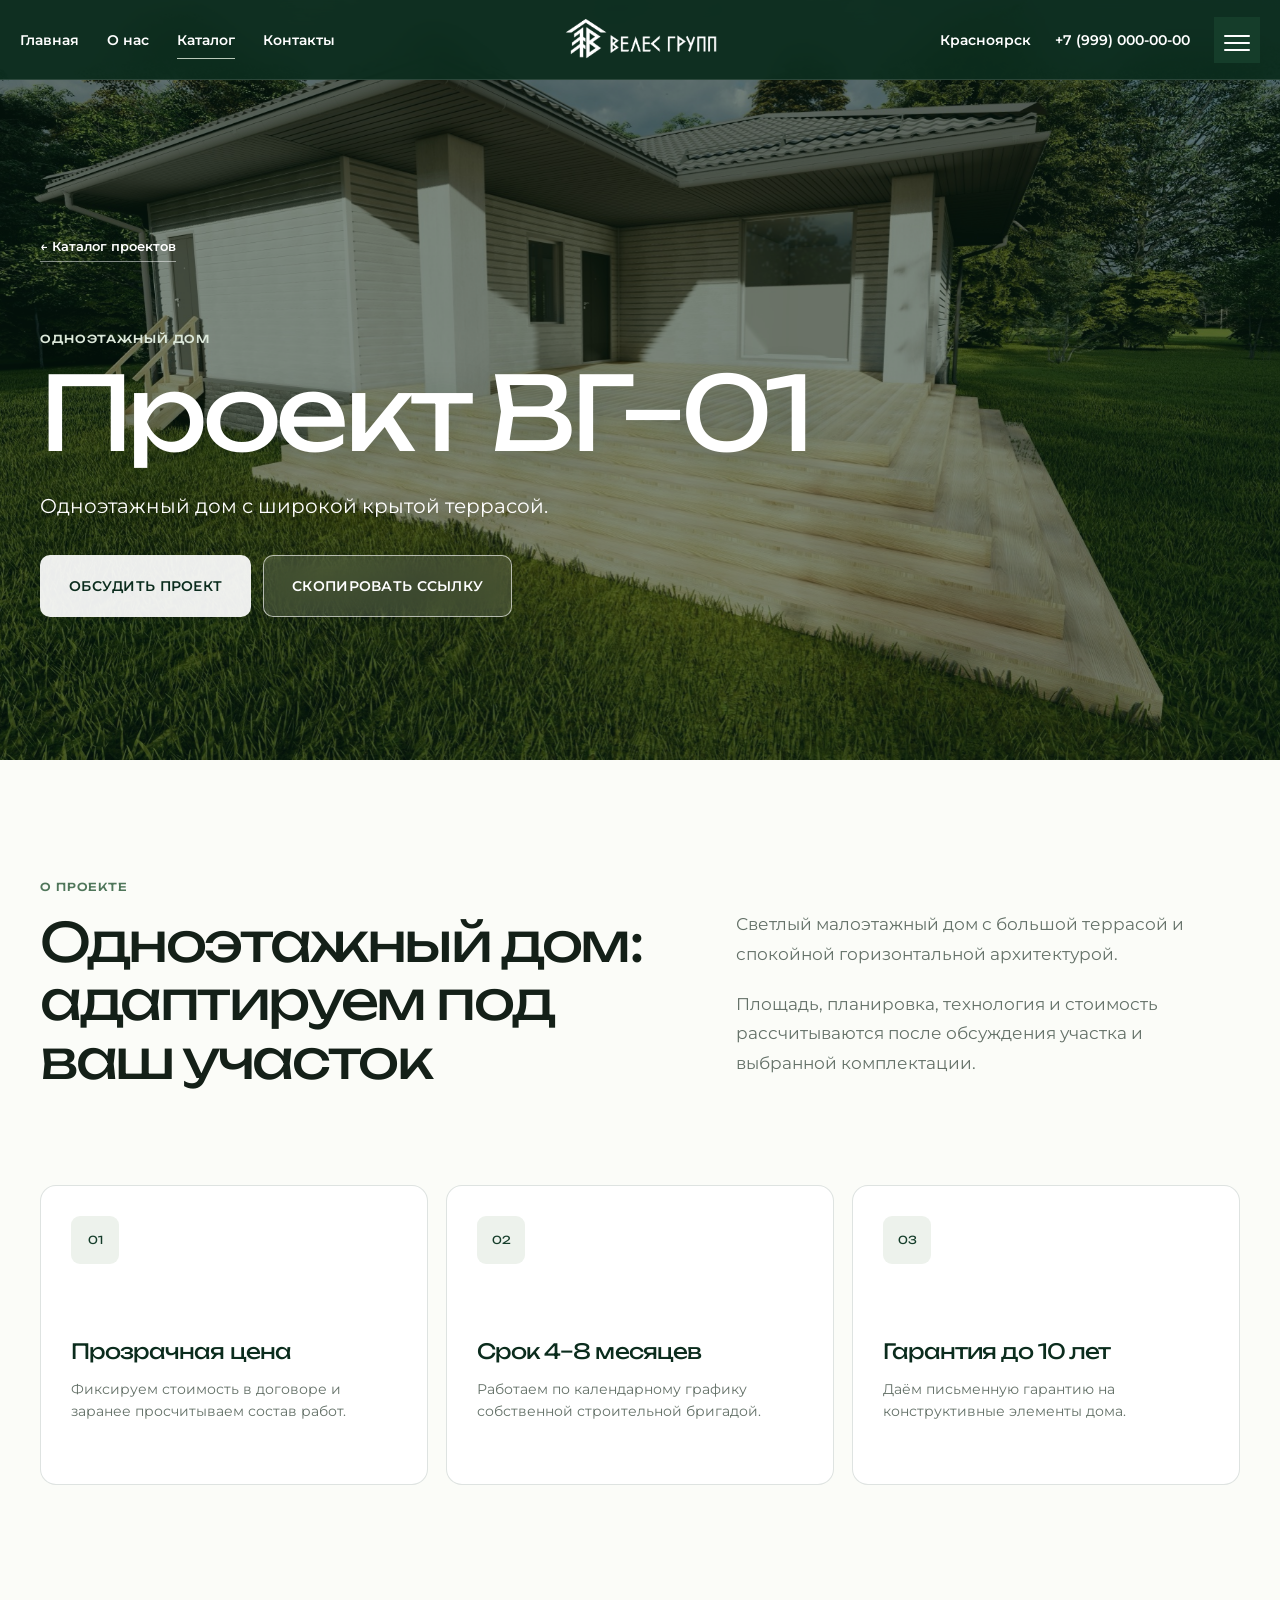
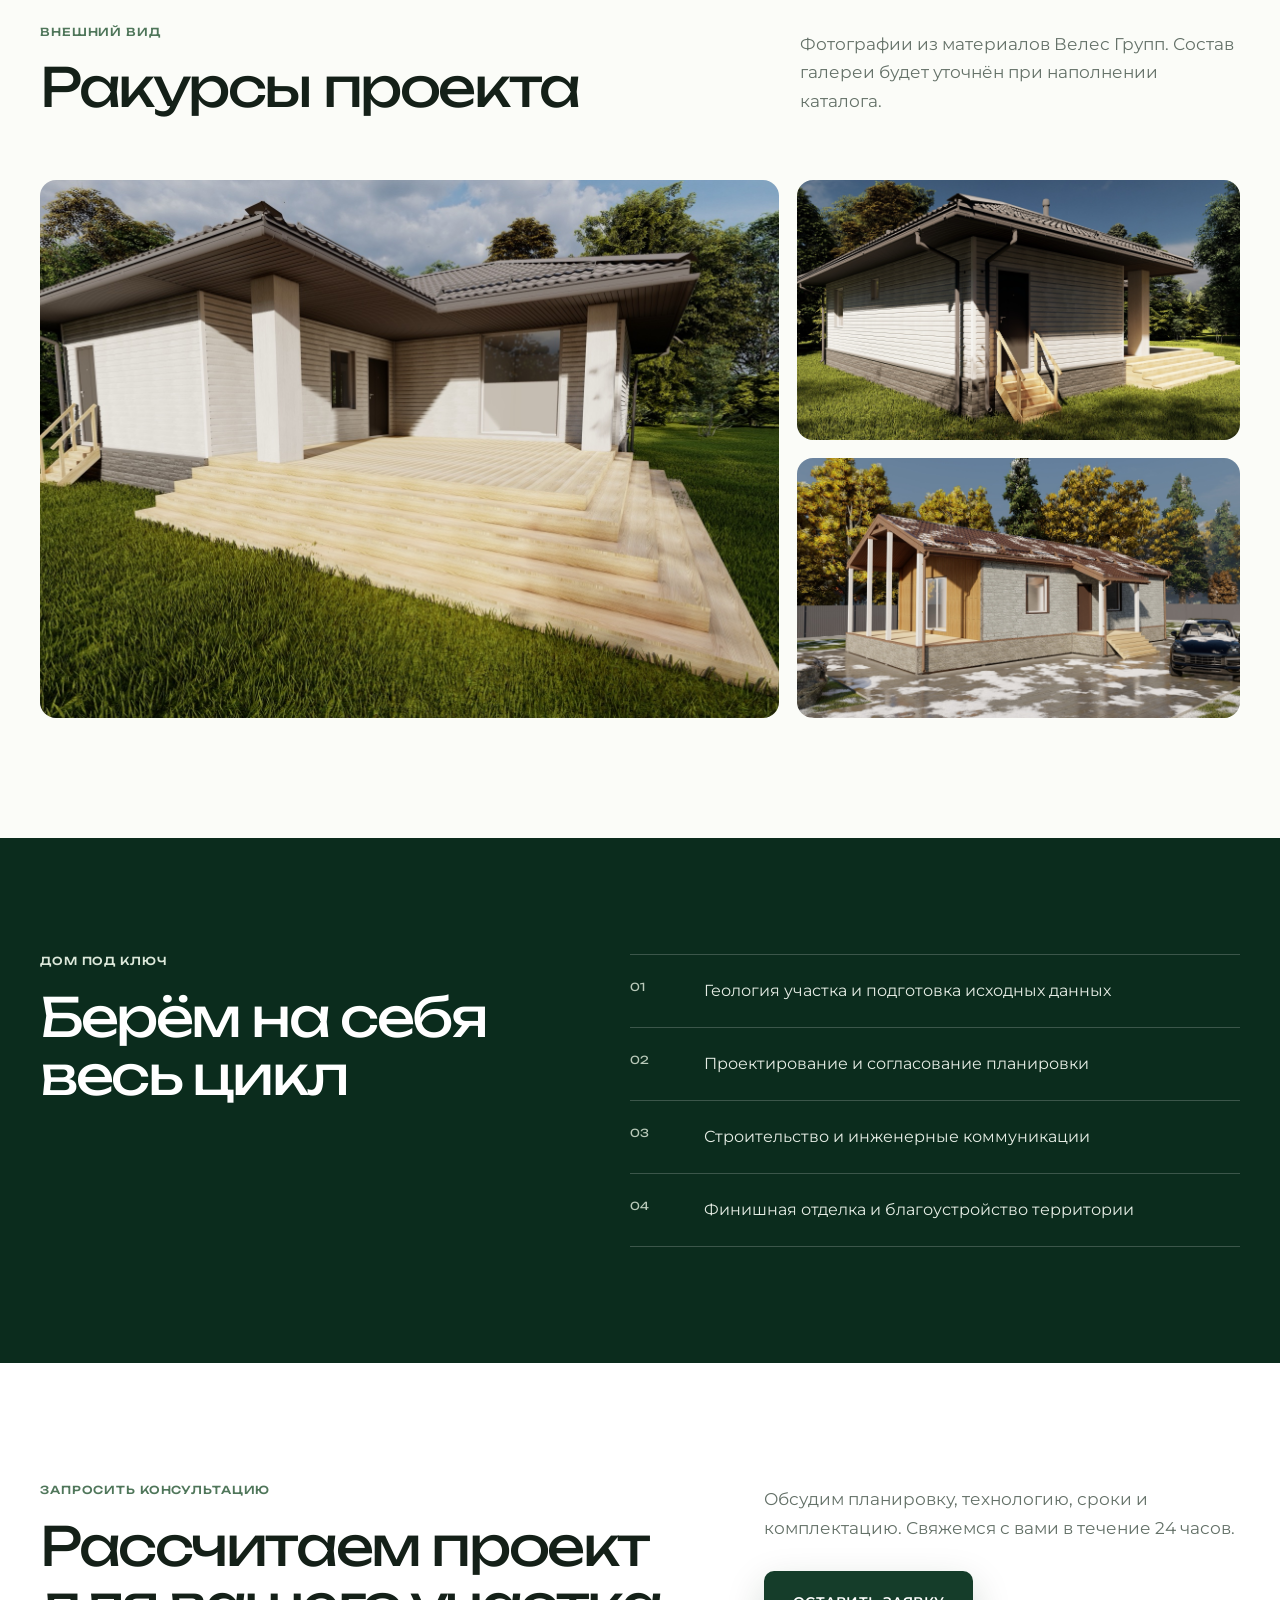
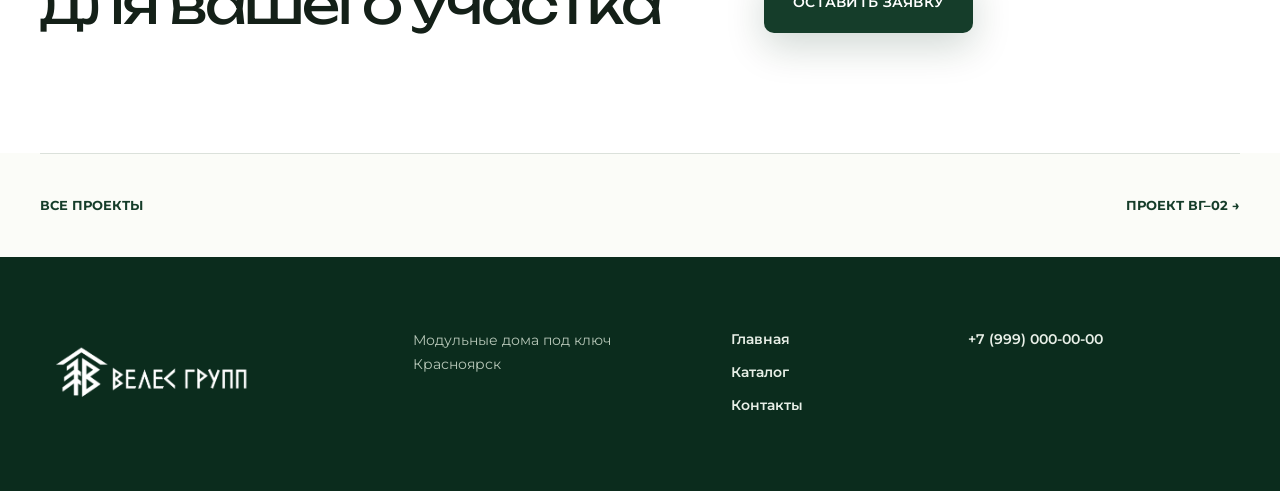
<file: project.html>
<!doctype html>
<html lang="ru">
  <head>
    <meta charset="utf-8">
    <meta name="viewport" content="width=device-width, initial-scale=1">
    <title>Проект дома — Велес Групп</title>
    <meta name="description" content="Проект малоэтажного дома Велес Групп.">
    <link rel="icon" href="assets/veles-logo.png" type="image/png">
    <link rel="preconnect" href="https://fonts.googleapis.com">
    <link rel="preconnect" href="https://fonts.gstatic.com" crossorigin>
    <link
      href="https://fonts.googleapis.com/css2?family=Montserrat:wght@300;400;500;600;700&amp;family=Unbounded:wght@300;400;500;600&amp;display=swap"
      rel="stylesheet"
    >
    <link rel="stylesheet" href="styles.css?v=20260803-20">
  </head>
  <body data-page="project">
    <header class="site-header" data-site-header>
      <div class="site-header__inner">
        <nav class="site-nav site-nav--left" aria-label="Основная навигация">
          <a href="index.html">Главная</a>
          <a href="index.html#about">О нас</a>
          <a href="catalog.html" aria-current="page">Каталог</a>
          <a href="index.html#contacts">Контакты</a>
        </nav>

        <a class="site-logo" href="index.html" aria-label="Велес Групп — на главную">
          <img src="assets/veles-logo.png" alt="Велес Групп">
        </a>

        <div class="site-header__right">
          <span class="site-header__city">Красноярск</span>
          <span class="site-header__phone" aria-label="Телефон">+7 (999) 000-00-00</span>
          <button class="nav-toggle" type="button" aria-label="Открыть меню" aria-expanded="false" data-nav-toggle>
            <span></span><span></span><span></span>
          </button>
        </div>
      </div>

      <nav class="mobile-nav" aria-label="Мобильная навигация" data-mobile-nav>
        <a href="index.html">Главная</a>
        <a href="index.html#about">О нас</a>
        <a href="catalog.html">Каталог</a>
        <a href="index.html#stages">Этапы</a>
        <a href="index.html#built">Сданные объекты</a>
        <a href="index.html#reviews">Отзывы</a>
        <a href="index.html#contacts">Контакты</a>
        <span aria-label="Телефон">+7 (999) 000-00-00</span>
      </nav>
    </header>

    <main>
      <section class="project-hero">
        <img class="project-hero__image" data-project-image src="assets/projects/veles-project-01.jpg" alt="Проект дома Велес Групп">
        <div class="project-hero__overlay"></div>
        <div class="shell project-hero__content" data-reveal>
          <a class="back-link" href="catalog.html">← Каталог проектов</a>
          <p class="eyebrow eyebrow--light" data-project-category>Одноэтажный дом</p>
          <h1 data-project-title>Проект ВГ–01</h1>
          <p class="project-hero__lead" data-project-summary>
            Проект малоэтажного дома с индивидуальной адаптацией планировки.
          </p>
          <div class="project-hero__actions">
            <a class="button button--light" href="#consultation">Обсудить проект</a>
            <button class="button button--glass" type="button" data-share-current>Скопировать ссылку</button>
          </div>
        </div>
      </section>

      <section class="project-overview">
        <div class="shell project-overview__grid">
          <div data-reveal>
            <p class="eyebrow">О проекте</p>
            <h2 data-project-heading>Дом, который адаптируется под ваш участок</h2>
          </div>
          <div class="project-overview__copy" data-reveal>
            <p data-project-description></p>
            <p>
              Площадь, планировка, технология и стоимость рассчитываются после обсуждения участка и выбранной комплектации.
            </p>
          </div>
        </div>

        <div class="shell project-facts" data-reveal>
          <article>
            <span>01</span>
            <h3>Прозрачная цена</h3>
            <p>Фиксируем стоимость в договоре и заранее просчитываем состав работ.</p>
          </article>
          <article>
            <span>02</span>
            <h3>Срок 4–8 месяцев</h3>
            <p>Работаем по календарному графику собственной строительной бригадой.</p>
          </article>
          <article>
            <span>03</span>
            <h3>Гарантия до 10 лет</h3>
            <p>Даём письменную гарантию на конструктивные элементы дома.</p>
          </article>
        </div>
      </section>

      <section class="project-gallery-section">
        <div class="shell">
          <div class="section-heading" data-reveal>
            <div>
              <p class="eyebrow">Внешний вид</p>
              <h2>Ракурсы проекта</h2>
            </div>
            <p class="section-heading__copy">Фотографии из материалов Велес Групп. Состав галереи будет уточнён при наполнении каталога.</p>
          </div>
          <div class="project-gallery" data-project-gallery></div>
        </div>
      </section>

      <section class="included-section">
        <div class="shell included-section__grid">
          <div data-reveal>
            <p class="eyebrow eyebrow--light">Дом под ключ</p>
            <h2>Берём на себя весь цикл</h2>
          </div>
          <ol data-reveal>
            <li><span>01</span>Геология участка и подготовка исходных данных</li>
            <li><span>02</span>Проектирование и согласование планировки</li>
            <li><span>03</span>Строительство и инженерные коммуникации</li>
            <li><span>04</span>Финишная отделка и благоустройство территории</li>
          </ol>
        </div>
      </section>

      <section class="contact-panel" id="consultation">
        <div class="shell contact-panel__grid" data-reveal>
          <div>
            <p class="eyebrow">Запросить консультацию</p>
            <h2>Рассчитаем проект для вашего участка</h2>
          </div>
          <div class="contact-panel__action">
            <p>Обсудим планировку, технологию, сроки и комплектацию. Свяжемся с вами в течение 24 часов.</p>
            <a class="button button--forest" href="index.html">Оставить заявку</a>
          </div>
        </div>
      </section>

      <nav class="project-pagination shell" aria-label="Другие проекты" data-reveal>
        <a href="catalog.html">Все проекты</a>
        <a href="project.html?project=vg-02" data-next-project>Следующий проект →</a>
      </nav>
    </main>

    <footer class="site-footer">
      <div class="shell site-footer__grid">
        <a class="site-footer__logo" href="index.html">
          <img src="assets/veles-logo.png" alt="Велес Групп">
        </a>
        <p>Модульные дома под ключ<br>Красноярск</p>
        <nav aria-label="Навигация в подвале">
          <a href="index.html">Главная</a>
          <a href="catalog.html">Каталог</a>
          <a href="index.html#contacts">Контакты</a>
        </nav>
        <span class="site-footer__phone" aria-label="Телефон">+7 (999) 000-00-00</span>
      </div>
    </footer>

    <div class="toast" role="status" aria-live="polite" data-toast></div>
    <script src="script.js" defer></script>
    <script src="project.js" defer></script>
  </body>
</html>
</file>
<file: styles.css>
:root {
  --forest: #153d2a;
  --forest-deep: #0b2c1d;
  --leaf: #4f765a;
  --sage: #b9c9b9;
  --mist: #edf2ec;
  --paper: #fbfcf8;
  --white: #ffffff;
  --ink: #142018;
  --muted: #647168;
  --line: rgba(21, 61, 42, 0.14);
  --shadow: 0 24px 70px rgba(9, 42, 25, 0.12);
}

*,
*::before,
*::after {
  box-sizing: border-box;
}

html {
  scroll-behavior: smooth;
}

body {
  margin: 0;
  background: var(--paper);
  color: var(--ink);
  font-family: 'Montserrat', Arial, sans-serif;
  font-size: 16px;
  line-height: 1.5;
  -webkit-font-smoothing: antialiased;
}

body.nav-open {
  overflow: hidden;
}

img {
  display: block;
  max-width: 100%;
}

a {
  color: inherit;
  text-decoration: none;
}

button,
input,
textarea,
select {
  font: inherit;
}

button,
a {
  -webkit-tap-highlight-color: transparent;
}

.shell {
  width: min(1200px, calc(100% - 48px));
  margin-inline: auto;
}

.site-header {
  position: fixed;
  z-index: 1000;
  top: 0;
  right: 0;
  left: 0;
  height: 80px;
  background: rgba(11, 44, 29, 0.94);
  border-bottom: 1px solid rgba(255, 255, 255, 0.12);
  -webkit-backdrop-filter: blur(18px);
  backdrop-filter: blur(18px);
  transition: box-shadow 220ms ease, background-color 220ms ease;
}

.site-header.is-scrolled {
  background: rgba(11, 44, 29, 0.98);
  box-shadow: 0 10px 34px rgba(5, 24, 15, 0.18);
}

.site-header__inner {
  display: grid;
  grid-template-columns: minmax(0, 1fr) auto minmax(0, 1fr);
  align-items: center;
  width: min(100% - 40px, 1320px);
  height: 80px;
  margin-inline: auto;
}

.site-nav {
  display: flex;
  align-items: center;
  gap: clamp(18px, 2.2vw, 34px);
}

.site-nav a,
.site-header__right a,
.site-header__phone,
.site-header__city {
  color: #fff;
  font-size: 14px;
  font-weight: 600;
  white-space: nowrap;
}

.site-nav a {
  position: relative;
  padding: 28px 0;
}

.site-nav a::after {
  position: absolute;
  right: 0;
  bottom: 20px;
  left: 0;
  height: 1px;
  background: var(--sage);
  content: '';
  transform: scaleX(0);
  transform-origin: right;
  transition: transform 220ms ease;
}

.site-nav a:hover::after,
.site-nav a:focus-visible::after,
.site-nav a[aria-current='page']::after {
  transform: scaleX(1);
  transform-origin: left;
}

.site-logo {
  display: flex;
  align-items: center;
  justify-content: center;
  width: 176px;
  height: 76px;
}

.site-logo img {
  width: 174px;
  height: 72px;
  object-fit: contain;
  filter: brightness(0) invert(1);
}

.site-header__right {
  display: flex;
  align-items: center;
  justify-content: flex-end;
  gap: 24px;
}

.site-header__phone {
  position: relative;
}

.site-header__phone::after {
  position: absolute;
  right: 0;
  bottom: -5px;
  left: 0;
  height: 1px;
  background: var(--forest);
  content: '';
  transform: scaleX(0);
  transition: transform 180ms ease;
}

.site-header__phone:hover::after {
  transform: scaleX(1);
}

.nav-toggle {
  display: block;
  width: 46px;
  height: 46px;
  padding: 13px 10px;
  background: var(--forest);
  border: 0;
  border-radius: 0;
  cursor: pointer;
}

.nav-toggle span {
  display: block;
  width: 100%;
  height: 2px;
  margin: 5px 0;
  background: #fff !important;
  border-radius: 2px;
  transition: transform 200ms ease, opacity 200ms ease;
}

.nav-toggle.is-open span:nth-child(1) {
  transform: translateY(6px) rotate(45deg);
}

.nav-toggle.is-open span:nth-child(2) {
  opacity: 0;
}

.nav-toggle.is-open span:nth-child(3) {
  transform: translateY(-6px) rotate(-45deg);
}

.mobile-nav {
  display: none;
}

/* The compact menu is available on desktop too, matching the main page header. */
@media (min-width: 901px) {
  .mobile-nav {
    position: fixed;
    z-index: 1000;
    top: 80px;
    right: 24px;
    display: flex;
    flex-direction: column;
    align-items: flex-start;
    gap: 18px;
    box-sizing: border-box;
    width: 260px;
    max-height: 0;
    padding: 0 24px;
    overflow: hidden;
    background: rgba(11, 44, 29, 0.99);
    box-shadow: 0 24px 50px rgba(5, 24, 15, 0.28);
    opacity: 0;
    pointer-events: none;
    transition: max-height 300ms ease, padding 300ms ease, opacity 200ms ease;
  }

  .mobile-nav.is-open {
    max-height: 520px;
    padding-top: 26px;
    padding-bottom: 30px;
    opacity: 1;
    pointer-events: auto;
  }

  .mobile-nav a,
  .mobile-nav > span {
    color: #fff;
    font-family: 'Unbounded', 'Montserrat', Arial, sans-serif;
    font-size: 14px;
  }
}

.eyebrow {
  margin: 0 0 18px;
  color: var(--leaf);
  font-family: 'Unbounded', 'Montserrat', Arial, sans-serif;
  font-size: 11px;
  font-weight: 500;
  letter-spacing: 0.08em;
  line-height: 1.4;
  text-transform: uppercase;
}

.eyebrow--light {
  color: #dce8da;
}

h1,
h2,
h3,
p {
  margin-top: 0;
}

h1,
h2,
h3 {
  font-family: 'Unbounded', 'Montserrat', Arial, sans-serif;
  font-weight: 400;
  letter-spacing: -0.045em;
}

h2 {
  margin-bottom: 0;
  font-size: clamp(34px, 4.2vw, 58px);
  line-height: 1.08;
}

.button {
  display: inline-flex;
  align-items: center;
  justify-content: center;
  min-height: 62px;
  padding: 0 28px;
  border: 1px solid transparent;
  border-radius: 10px;
  font-size: 14px;
  font-weight: 600;
  letter-spacing: 0.02em;
  line-height: 1;
  text-align: center;
  text-transform: uppercase;
  cursor: pointer;
  transition: transform 200ms ease, box-shadow 200ms ease, background-color 200ms ease, color 200ms ease;
}

.button:hover,
.button:focus-visible {
  transform: translateY(-2px);
}

.button--light {
  background: rgba(255, 255, 255, 0.92);
  color: var(--forest-deep);
  box-shadow: 0 16px 40px rgba(5, 31, 17, 0.18);
}

.button--light:hover,
.button--light:focus-visible {
  background: #fff;
  box-shadow: 0 20px 48px rgba(5, 31, 17, 0.24);
}

.button--forest {
  background: var(--forest);
  color: #fff;
  box-shadow: 0 14px 38px rgba(7, 42, 24, 0.18);
}

.button--forest:hover,
.button--forest:focus-visible {
  background: var(--forest-deep);
}

.button--glass {
  background: rgba(255, 255, 255, 0.13);
  border-color: rgba(255, 255, 255, 0.62);
  color: #fff;
  -webkit-backdrop-filter: blur(12px);
  backdrop-filter: blur(12px);
}

.catalog-hero,
.project-hero {
  position: relative;
  isolation: isolate;
  min-height: 720px;
  overflow: hidden;
  background: var(--forest-deep);
}

.catalog-hero__image,
.project-hero__image {
  position: absolute;
  z-index: -3;
  inset: 0;
  width: 100%;
  height: 100%;
  object-fit: cover;
  object-position: center;
  animation: hero-image-in 1.6s cubic-bezier(0.2, 0.75, 0.2, 1) both;
}

.catalog-hero__overlay,
.project-hero__overlay {
  position: absolute;
  z-index: -2;
  inset: 0;
  background: rgba(8, 37, 23, 0.52);
}

.catalog-hero__content,
.project-hero__content {
  display: flex;
  flex-direction: column;
  align-items: flex-start;
  justify-content: center;
  min-height: 720px;
  padding-top: 94px;
  color: #fff;
}

.catalog-hero h1,
.project-hero h1 {
  max-width: 880px;
  margin: 0 0 28px;
  font-size: clamp(58px, 8.5vw, 112px);
  line-height: 0.94;
  text-shadow: 0 5px 35px rgba(4, 27, 16, 0.25);
}

.catalog-hero h1 span {
  color: #dce8da;
}

.catalog-hero__lead,
.project-hero__lead {
  max-width: 680px;
  margin-bottom: 34px;
  font-size: clamp(17px, 1.6vw, 21px);
  line-height: 1.55;
  text-shadow: 0 3px 20px rgba(4, 27, 16, 0.35);
}

.catalog-section,
.project-overview,
.project-gallery-section,
.contact-panel {
  padding: 120px 0;
}

.section-heading {
  display: grid;
  grid-template-columns: minmax(0, 1fr) minmax(280px, 440px);
  align-items: end;
  gap: 64px;
  margin-bottom: 64px;
}

.section-heading__copy {
  margin: 0;
  color: var(--muted);
  font-size: 17px;
  line-height: 1.7;
}

.catalog-toolbar {
  display: flex;
  align-items: center;
  justify-content: space-between;
  gap: 24px;
  margin-bottom: 36px;
  padding: 15px;
  background: #fff;
  border: 1px solid var(--line);
  border-radius: 14px;
}

.catalog-filters {
  display: flex;
  flex-wrap: wrap;
  gap: 8px;
}

.filter-button {
  min-height: 46px;
  padding: 0 18px;
  background: transparent;
  border: 1px solid transparent;
  border-radius: 9px;
  color: var(--forest-deep);
  font-size: 13px;
  font-weight: 600;
  cursor: pointer;
  transition: background-color 180ms ease, color 180ms ease, border-color 180ms ease;
}

.filter-button:hover,
.filter-button:focus-visible {
  border-color: var(--line);
}

.filter-button.is-active {
  background: var(--forest);
  color: #fff;
}

.catalog-count {
  margin: 0 10px 0 0;
  color: var(--muted);
  font-size: 13px;
  white-space: nowrap;
}

.project-grid {
  display: grid;
  grid-template-columns: repeat(2, minmax(0, 1fr));
  gap: 28px;
}

.project-card {
  position: relative;
  min-width: 0;
  overflow: hidden;
  background: #fff;
  border: 1px solid var(--line);
  border-radius: 18px;
  box-shadow: 0 14px 46px rgba(9, 42, 25, 0.06);
  transition: border-color 250ms ease, box-shadow 250ms ease, transform 250ms ease;
}

.project-card[hidden] {
  display: none;
}

.project-card:hover {
  border-color: rgba(21, 61, 42, 0.27);
  box-shadow: var(--shadow);
  transform: translateY(-4px);
}

.project-card__link {
  display: block;
}

.project-card__image-wrap {
  position: relative;
  aspect-ratio: 16 / 10;
  overflow: hidden;
  background: var(--mist);
}

.project-card__image {
  width: 100%;
  height: 100%;
  object-fit: cover;
  transition: transform 700ms cubic-bezier(0.2, 0.75, 0.2, 1);
}

.project-card:hover .project-card__image {
  transform: scale(1.035);
}

.project-card__number,
.project-card__open {
  position: absolute;
  top: 18px;
  display: grid;
  place-items: center;
  width: 50px;
  height: 50px;
  background: rgba(251, 252, 248, 0.86);
  border: 1px solid rgba(255, 255, 255, 0.62);
  border-radius: 10px;
  color: var(--forest-deep);
  font-family: 'Unbounded', 'Montserrat', Arial, sans-serif;
  font-size: 12px;
  -webkit-backdrop-filter: blur(12px);
  backdrop-filter: blur(12px);
}

.project-card__number {
  left: 18px;
}

.project-card__open {
  right: 18px;
  font-size: 22px;
  transition: background-color 180ms ease, color 180ms ease, transform 180ms ease;
}

.project-card:hover .project-card__open {
  background: var(--forest);
  color: #fff;
  transform: rotate(5deg);
}

.project-card__content {
  min-height: 272px;
  padding: 30px 30px 68px;
}

.project-card__content p {
  margin-bottom: 14px;
  color: var(--leaf);
  font-size: 11px;
  font-weight: 700;
  letter-spacing: 0.08em;
  text-transform: uppercase;
}

.project-card__content h3 {
  margin: 0 0 16px;
  color: var(--forest-deep);
  font-size: clamp(24px, 2.5vw, 34px);
  line-height: 1.1;
}

.project-card__content span {
  display: block;
  max-width: 440px;
  color: var(--muted);
  font-size: 15px;
  line-height: 1.6;
}

.project-card__content strong {
  display: inline-block;
  margin-top: 24px;
  color: var(--forest);
  font-size: 13px;
  font-weight: 700;
  text-transform: uppercase;
}

.project-card__share {
  position: absolute;
  right: 26px;
  bottom: 26px;
  padding: 7px 0;
  background: transparent;
  border: 0;
  border-bottom: 1px solid rgba(21, 61, 42, 0.3);
  color: var(--forest);
  font-size: 12px;
  font-weight: 600;
  cursor: pointer;
}

.project-card__share:hover,
.project-card__share:focus-visible {
  border-color: var(--forest);
}

.proof-strip,
.included-section {
  background: var(--forest-deep);
  color: #fff;
}

.proof-strip__inner {
  display: grid;
  grid-template-columns: 0.55fr 1.4fr 0.8fr;
  align-items: end;
  gap: 56px;
  padding-top: 110px;
  padding-bottom: 110px;
}

.proof-strip__inner h2 {
  color: #fff;
}

.proof-strip__inner p:last-child {
  margin: 0;
  color: #cbd8cc;
  line-height: 1.7;
}

.contact-panel {
  background: #fff;
}

.contact-panel__grid {
  display: grid;
  grid-template-columns: minmax(0, 1.15fr) minmax(340px, 0.85fr);
  align-items: end;
  gap: 80px;
}

.contact-panel__action p {
  margin: 0 0 28px;
  color: var(--muted);
  font-size: 17px;
  line-height: 1.7;
}

.site-footer {
  padding: 72px 0;
  background: var(--forest-deep);
  color: #e8efe7;
}

.site-footer__grid {
  display: grid;
  grid-template-columns: 1.2fr 1fr 0.7fr 1fr;
  align-items: start;
  gap: 46px;
}

.site-footer__logo {
  width: 220px;
}

.site-footer__logo img {
  width: 220px;
  filter: brightness(0) invert(1);
}

.site-footer p {
  margin: 0;
  color: #b8c8b9;
  font-size: 14px;
  line-height: 1.7;
}

.site-footer nav {
  display: flex;
  flex-direction: column;
  gap: 12px;
}

.site-footer nav a,
.site-footer__phone {
  font-size: 14px;
  font-weight: 600;
}

.site-footer nav a:hover,
.site-footer__phone:hover {
  color: var(--sage);
}

.toast {
  position: fixed;
  z-index: 2000;
  right: 24px;
  bottom: 24px;
  max-width: min(360px, calc(100% - 48px));
  padding: 16px 20px;
  background: var(--forest-deep);
  border: 1px solid rgba(255, 255, 255, 0.18);
  border-radius: 10px;
  color: #fff;
  box-shadow: 0 18px 50px rgba(6, 31, 18, 0.24);
  font-size: 14px;
  opacity: 0;
  pointer-events: none;
  transform: translateY(16px);
  transition: opacity 200ms ease, transform 200ms ease;
}

.toast.is-visible {
  opacity: 1;
  transform: translateY(0);
}

.noscript-note {
  padding: 24px;
  background: var(--mist);
  border-radius: 12px;
}

/* Project page */
.project-hero {
  min-height: 760px;
}

.project-hero__content {
  min-height: 760px;
}

.project-hero__image {
  object-position: center;
}

.project-hero__overlay {
  background: rgba(7, 35, 21, 0.48);
}

.back-link {
  margin-bottom: 70px;
  padding-bottom: 5px;
  border-bottom: 1px solid rgba(255, 255, 255, 0.5);
  color: #fff;
  font-size: 13px;
  font-weight: 600;
}

.project-hero h1 {
  font-size: clamp(54px, 8vw, 104px);
}

.project-hero__actions {
  display: flex;
  flex-wrap: wrap;
  gap: 12px;
}

.project-overview__grid {
  display: grid;
  grid-template-columns: minmax(0, 1.1fr) minmax(320px, 0.9fr);
  gap: 80px;
}

.project-overview__copy {
  padding-top: 30px;
}

.project-overview__copy p {
  margin-bottom: 20px;
  color: var(--muted);
  font-size: 17px;
  line-height: 1.75;
}

.project-facts {
  display: grid;
  grid-template-columns: repeat(3, 1fr);
  gap: 18px;
  margin-top: 86px;
}

.project-facts article {
  min-height: 300px;
  padding: 30px;
  background: #fff;
  border: 1px solid var(--line);
  border-radius: 16px;
}

.project-facts article > span {
  display: grid;
  place-items: center;
  width: 48px;
  height: 48px;
  margin-bottom: 74px;
  background: var(--mist);
  border-radius: 9px;
  color: var(--forest);
  font-family: 'Unbounded', 'Montserrat', Arial, sans-serif;
  font-size: 11px;
}

.project-facts h3 {
  margin: 0 0 14px;
  color: var(--forest-deep);
  font-size: 21px;
  line-height: 1.25;
}

.project-facts p {
  margin: 0;
  color: var(--muted);
  font-size: 14px;
  line-height: 1.6;
}

.project-gallery-section {
  padding-top: 20px;
}

.project-gallery {
  display: grid;
  grid-template-columns: 1.25fr 0.75fr;
  grid-template-rows: repeat(2, minmax(260px, 1fr));
  gap: 18px;
}

.project-gallery__item {
  min-height: 0;
  margin: 0;
  overflow: hidden;
  border-radius: 16px;
}

.project-gallery__item--wide {
  grid-row: 1 / span 2;
}

.project-gallery__item img {
  width: 100%;
  height: 100%;
  object-fit: cover;
  transition: transform 700ms cubic-bezier(0.2, 0.75, 0.2, 1);
}

.project-gallery__item:hover img {
  transform: scale(1.025);
}

.included-section {
  padding: 116px 0;
}

.included-section__grid {
  display: grid;
  grid-template-columns: 0.9fr 1.1fr;
  gap: 90px;
}

.included-section ol {
  margin: 0;
  padding: 0;
  list-style: none;
  border-top: 1px solid rgba(255, 255, 255, 0.2);
}

.included-section li {
  display: grid;
  grid-template-columns: 56px 1fr;
  gap: 18px;
  padding: 24px 0;
  border-bottom: 1px solid rgba(255, 255, 255, 0.2);
  color: #e6ede5;
  font-size: 16px;
}

.included-section li span {
  color: var(--sage);
  font-family: 'Unbounded', 'Montserrat', Arial, sans-serif;
  font-size: 11px;
}

.project-pagination {
  display: flex;
  align-items: center;
  justify-content: space-between;
  padding-top: 42px;
  padding-bottom: 42px;
  border-top: 1px solid var(--line);
}

.project-pagination a {
  color: var(--forest);
  font-size: 13px;
  font-weight: 700;
  text-transform: uppercase;
}

[data-reveal] {
  opacity: 0;
  transform: translateY(28px);
  transition:
    opacity 700ms cubic-bezier(0.2, 0.75, 0.2, 1) var(--reveal-delay, 0ms),
    transform 700ms cubic-bezier(0.2, 0.75, 0.2, 1) var(--reveal-delay, 0ms);
}

[data-reveal].is-revealed {
  opacity: 1;
  transform: translateY(0);
}

@keyframes hero-image-in {
  from {
    opacity: 0;
    transform: scale(1.035);
  }
  to {
    opacity: 1;
    transform: scale(1);
  }
}

@media (max-width: 1120px) {
  .site-nav {
    gap: 18px;
  }

  .proof-strip__inner {
    grid-template-columns: 1fr 1.3fr;
  }

  .proof-strip__inner > p:last-child {
    grid-column: 2;
  }
}

@media (max-width: 900px) {
  .site-header__inner {
    grid-template-columns: 1fr auto 1fr;
  }

  .site-nav--left,
  .site-header__city {
    display: none;
  }

  .site-logo {
    grid-column: 2;
  }

  .site-header__right {
    grid-column: 3;
    gap: 14px;
  }

  .site-header__phone {
    display: inline;
    font-size: 12px;
  }

  .nav-toggle {
    display: block;
  }

  .mobile-nav {
    position: fixed;
    top: 80px;
    right: 0;
    left: 0;
    display: flex;
    flex-direction: column;
    align-items: center;
    gap: 22px;
    max-height: 0;
    padding: 0 24px;
    overflow: hidden;
    background: rgba(11, 44, 29, 0.99);
    box-shadow: 0 24px 50px rgba(5, 24, 15, 0.28);
    opacity: 0;
    pointer-events: none;
    transition: max-height 300ms ease, padding 300ms ease, opacity 200ms ease;
  }

  .mobile-nav.is-open {
    max-height: 520px;
    padding-top: 34px;
    padding-bottom: 42px;
    opacity: 1;
    pointer-events: auto;
  }

  .mobile-nav a,
  .mobile-nav > span {
    color: #fff;
    font-family: 'Unbounded', 'Montserrat', Arial, sans-serif;
    font-size: 15px;
  }

  .section-heading,
  .contact-panel__grid,
  .project-overview__grid,
  .included-section__grid {
    grid-template-columns: 1fr;
    gap: 36px;
  }

  .project-grid {
    gap: 18px;
  }

  .proof-strip__inner {
    grid-template-columns: 1fr;
    gap: 26px;
  }

  .proof-strip__inner > p:last-child {
    grid-column: auto;
    max-width: 580px;
  }

  .project-facts {
    grid-template-columns: 1fr;
  }

  .project-facts article {
    min-height: 230px;
  }

  .project-facts article > span {
    margin-bottom: 48px;
  }

  .site-footer__grid {
    grid-template-columns: repeat(2, 1fr);
  }
}

@media (max-width: 700px) {
  html,
  body {
    overflow-x: clip;
  }

  .shell {
    width: min(100% - 32px, 1200px);
  }

  .site-header {
    height: 70px;
  }

  .site-header__inner {
    display: flex;
    justify-content: space-between;
    width: calc(100% - 24px);
    height: 70px;
  }

  .site-logo {
    flex: 0 0 auto;
    width: 164px;
    height: 66px;
  }

  .site-logo img {
    width: 162px;
    height: 62px;
    object-fit: contain;
  }

  .site-header__right {
    margin-left: auto;
    gap: 10px;
  }

  .site-logo {
    display: flex;
    width: 152px;
    height: 66px;
  }

  .site-logo img {
    width: 150px;
    height: 62px;
  }

  .nav-toggle {
    width: 44px;
    height: 44px;
  }

  .mobile-nav {
    top: 70px;
  }

  .catalog-hero,
  .catalog-hero__content,
  .project-hero,
  .project-hero__content {
    min-height: 660px;
  }

  .catalog-hero__content,
  .project-hero__content {
    justify-content: flex-end;
    padding-top: 116px;
    padding-bottom: 64px;
  }

  .catalog-hero__image {
    object-position: 61% center;
  }

  .project-hero__image {
    object-position: center;
  }

  .catalog-hero h1,
  .project-hero h1 {
    max-width: 100%;
    margin-bottom: 22px;
    font-size: clamp(46px, 14.5vw, 64px);
    line-height: 0.96;
    overflow-wrap: anywhere;
  }

  .catalog-hero__lead,
  .project-hero__lead {
    max-width: 100%;
    margin-bottom: 28px;
    font-size: 16px;
    line-height: 1.5;
  }

  .catalog-hero .button {
    width: 100%;
    min-height: 58px;
  }

  .catalog-section,
  .project-overview,
  .project-gallery-section,
  .contact-panel {
    padding: 82px 0;
  }

  .section-heading {
    margin-bottom: 44px;
  }

  .section-heading h2,
  .contact-panel h2,
  .project-overview h2,
  .included-section h2,
  .proof-strip h2 {
    font-size: clamp(30px, 9.2vw, 40px);
    line-height: 1.08;
    overflow-wrap: anywhere;
  }

  .catalog-toolbar {
    align-items: flex-start;
    flex-direction: column;
    gap: 18px;
  }

  .catalog-filters {
    display: grid;
    grid-template-columns: repeat(2, minmax(0, 1fr));
    width: 100%;
    gap: 8px;
  }

  .filter-button {
    min-height: 46px;
    padding: 10px 12px;
    white-space: normal;
  }

  .filter-button:first-child {
    grid-column: 1 / -1;
  }

  .project-grid {
    grid-template-columns: 1fr;
  }

  .project-card__content {
    min-height: 230px;
    padding: 24px 24px 70px;
  }

  .project-card__share {
    right: 22px;
    bottom: 22px;
  }

  .proof-strip__inner,
  .included-section {
    padding-top: 82px;
    padding-bottom: 82px;
  }

  .contact-panel__action p,
  .project-overview__copy p,
  .section-heading__copy {
    font-size: 15px;
  }

  .contact-panel__action .button {
    width: 100%;
  }

  .site-footer__grid {
    grid-template-columns: 1fr;
    gap: 28px;
  }

  .site-footer__logo {
    width: 190px;
  }

  .site-footer__logo img {
    width: 190px;
  }

  .back-link {
    margin-bottom: 32px;
  }

  .project-hero__actions {
    display: grid;
    grid-template-columns: 1fr;
    gap: 10px;
    width: 100%;
  }

  .project-hero__actions .button {
    width: 100%;
  }

  .project-gallery {
    grid-template-columns: 1fr;
    grid-template-rows: auto;
  }

  .project-gallery__item,
  .project-gallery__item--wide {
    grid-row: auto;
    min-height: 240px;
    aspect-ratio: 16 / 10;
  }

  .included-section li {
    font-size: 14px;
  }

  .project-pagination {
    align-items: flex-start;
    flex-direction: column;
    gap: 18px;
  }
}

@media (max-width: 380px) {
  .site-logo {
    width: 122px;
  }

  .site-logo img {
    width: 120px;
  }

  .site-header__phone {
    display: none;
  }
}

@media (max-width: 420px) {
  .shell {
    width: calc(100% - 24px);
  }

  .site-logo {
    width: 150px;
  }

  .site-logo img {
    width: 148px;
  }

  .catalog-hero h1,
  .project-hero h1 {
    font-size: clamp(42px, 14vw, 56px);
  }

  .catalog-section,
  .project-overview,
  .project-gallery-section,
  .contact-panel,
  .proof-strip__inner,
  .included-section {
    padding-top: 68px;
    padding-bottom: 68px;
  }

  .project-card__content {
    padding-right: 20px;
    padding-left: 20px;
  }
}

@media (prefers-reduced-motion: reduce) {
  *,
  *::before,
  *::after {
    scroll-behavior: auto !important;
    animation-duration: 0.01ms !important;
    animation-iteration-count: 1 !important;
    transition-duration: 0.01ms !important;
  }

  [data-reveal] {
    opacity: 1;
    transform: none;
  }
}

/* Home page */
body.is-loading {
  overflow: hidden;
}

body.modal-open {
  overflow: hidden;
}

.site-preloader {
  position: fixed;
  z-index: 3000;
  inset: 0;
  display: grid;
  place-items: center;
  overflow: hidden;
  background:
    linear-gradient(rgba(4, 23, 13, 0.58), rgba(4, 23, 13, 0.62)),
    radial-gradient(circle at 50% 54%, rgba(82, 133, 108, 0.16), transparent 42%),
    url('assets/generated/veles-preloader-forest.png') center / cover no-repeat,
    #0b2c1d;
  opacity: 1;
  transition: opacity 620ms ease, visibility 620ms ease;
}

.site-preloader__glow {
  position: absolute;
  inset: 0;
  background:
    linear-gradient(120deg, transparent 20%, rgba(190, 216, 193, 0.04) 50%, transparent 80%);
  transform: translateX(-100%);
  animation: preloader-light 3.1s ease-in-out both;
}

.site-preloader__logo {
  position: relative;
  z-index: 1;
  width: min(68vw, 760px);
}

.site-preloader__logo svg,
.site-preloader__logo img {
  display: block;
  width: 100%;
  height: auto;
}

.site-preloader__logo img {
  filter: brightness(0) invert(1);
}

.site-preloader.is-exiting {
  opacity: 0;
  visibility: hidden;
}

.site-preloader.is-hidden {
  display: none;
}

@keyframes preloader-light {
  0%,
  35% {
    transform: translateX(-100%);
  }
  100% {
    transform: translateX(100%);
  }
}

.home-hero {
  position: relative;
  display: grid;
  align-items: center;
  min-height: max(760px, 100svh);
  overflow: hidden;
  background: var(--forest-deep);
  color: #fff;
  isolation: isolate;
}

.home-hero__image,
.home-hero__veil {
  position: absolute;
  z-index: -2;
  inset: 0;
  width: 100%;
  height: 100%;
}

.home-hero__image {
  object-fit: cover;
  object-position: center;
  animation: hero-image-in 1.6s cubic-bezier(0.2, 0.75, 0.2, 1) both;
}

.home-hero__veil {
  z-index: -1;
  background:
    linear-gradient(90deg, rgba(7, 37, 22, 0.84) 0%, rgba(7, 37, 22, 0.6) 44%, rgba(7, 37, 22, 0.29) 100%),
    linear-gradient(0deg, rgba(7, 37, 22, 0.32), transparent 48%);
}

.home-hero__layout {
  display: grid;
  grid-template-columns: minmax(0, 1.15fr) minmax(330px, 0.67fr);
  align-items: center;
  gap: clamp(52px, 8vw, 128px);
  padding-top: 126px;
  padding-bottom: 60px;
}

.home-hero__copy {
  max-width: 730px;
}

.home-hero h1 {
  max-width: 760px;
  margin: 0 0 30px;
  font-size: clamp(56px, 7.4vw, 108px);
  line-height: 0.94;
  color: #fff;
  text-wrap: balance;
  text-shadow: 0 8px 35px rgba(5, 26, 15, 0.22);
}

.home-hero h1 span {
  color: #d8e8d5;
}

.home-hero__copy > p:not(.eyebrow) {
  max-width: 640px;
  margin-bottom: 34px;
  color: #edf4ed;
  font-size: clamp(17px, 1.6vw, 21px);
  line-height: 1.57;
  text-shadow: 0 2px 18px rgba(5, 26, 15, 0.3);
}

.home-hero__caption {
  display: block;
  margin-top: 18px;
  color: rgba(239, 248, 238, 0.76);
  font-size: 11px;
  font-weight: 600;
  letter-spacing: 0.08em;
  text-transform: uppercase;
}

.home-hero__form,
.contact-form {
  display: grid;
  gap: 16px;
}

.home-hero__form {
  padding: 30px;
  background: rgba(253, 255, 251, 0.9);
  border: 1px solid rgba(255, 255, 255, 0.64);
  border-radius: 18px;
  color: var(--ink);
  box-shadow: 0 26px 80px rgba(4, 29, 16, 0.18);
  -webkit-backdrop-filter: blur(16px);
  backdrop-filter: blur(16px);
}

.home-hero__form-kicker {
  margin: 0 0 -7px;
  color: var(--leaf);
  font-family: 'Unbounded', 'Montserrat', Arial, sans-serif;
  font-size: 10px;
  font-weight: 500;
  letter-spacing: 0.08em;
  text-transform: uppercase;
}

.home-hero__form h2 {
  margin: 0;
  font-size: 28px;
  line-height: 1.15;
}

.home-hero__form > p:not(.home-hero__form-kicker, .form-status) {
  margin: -4px 0 7px;
  color: var(--muted);
  font-size: 14px;
  line-height: 1.55;
}

.home-hero__form label,
.contact-form label {
  display: grid;
  gap: 7px;
}

.home-hero__form label > span,
.contact-form label > span {
  color: var(--forest);
  font-size: 11px;
  font-weight: 700;
  letter-spacing: 0.04em;
  text-transform: uppercase;
}

.home-hero__form input,
.contact-form input,
.contact-form textarea {
  width: 100%;
  min-height: 52px;
  padding: 0 15px;
  background: rgba(255, 255, 255, 0.9);
  border: 1px solid rgba(21, 61, 42, 0.18);
  border-radius: 9px;
  color: var(--ink);
  outline: none;
  transition: border-color 180ms ease, box-shadow 180ms ease, background-color 180ms ease;
}

.contact-form textarea {
  min-height: 92px;
  padding-top: 14px;
  resize: vertical;
}

.home-hero__form input:focus,
.contact-form input:focus,
.contact-form textarea:focus {
  background: #fff;
  border-color: var(--leaf);
  box-shadow: 0 0 0 3px rgba(79, 118, 90, 0.12);
}

.home-hero__form .button {
  width: 100%;
  min-height: 56px;
  margin-top: 2px;
}

.form-status {
  min-height: 18px;
  margin: -3px 0 0;
  color: var(--forest);
  font-size: 12px;
  font-weight: 600;
  line-height: 1.45;
}

.form-status.is-error {
  color: #a03030;
}

.section-space {
  padding: 130px 0;
}

.home-catalog {
  background: var(--paper);
}

.home-catalog__heading {
  margin-bottom: 58px;
}

.home-catalog__types {
  display: grid;
  grid-template-columns: repeat(3, minmax(0, 1fr));
  gap: 18px;
}

.home-catalog__type {
  position: relative;
  display: flex;
  min-height: 470px;
  padding: 28px;
  overflow: hidden;
  color: #fff;
  isolation: isolate;
}

.home-catalog__type img,
.home-catalog__shade {
  position: absolute;
  z-index: -2;
  inset: 0;
  width: 100%;
  height: 100%;
}

.home-catalog__type img {
  object-fit: cover;
  transition: transform 700ms cubic-bezier(0.2, 0.75, 0.2, 1);
}

.home-catalog__shade {
  z-index: -1;
  background: linear-gradient(180deg, rgba(6, 31, 17, 0.12), rgba(6, 31, 17, 0.8));
}

.home-catalog__type:hover img,
.home-catalog__type:focus-visible img {
  transform: scale(1.055);
}

.home-catalog__number {
  align-self: flex-start;
  color: rgba(255, 255, 255, 0.76);
  font-family: 'Unbounded', 'Montserrat', Arial, sans-serif;
  font-size: 11px;
}

.home-catalog__type-name {
  align-self: flex-end;
  max-width: calc(100% - 62px);
  margin-top: auto;
  font-family: 'Unbounded', 'Montserrat', Arial, sans-serif;
  font-size: clamp(23px, 2.4vw, 32px);
  line-height: 1.16;
  letter-spacing: -0.045em;
}

.home-catalog__arrow {
  position: absolute;
  right: 24px;
  bottom: 26px;
  display: grid;
  place-items: center;
  width: 45px;
  height: 45px;
  background: rgba(255, 255, 255, 0.92);
  border-radius: 50%;
  color: var(--forest);
  font-size: 23px;
  transition: transform 220ms ease, background-color 220ms ease, color 220ms ease;
}

.home-catalog__type:hover .home-catalog__arrow,
.home-catalog__type:focus-visible .home-catalog__arrow {
  background: var(--forest);
  color: #fff;
  transform: rotate(45deg);
}

.home-catalog__action {
  display: flex;
  justify-content: center;
  padding-top: 46px;
}

.brand-statement {
  position: relative;
  display: grid;
  align-items: center;
  min-height: 720px;
  overflow: hidden;
  background: var(--forest-deep);
  color: #fff;
  isolation: isolate;
}

.brand-statement__image,
.brand-statement__overlay {
  position: absolute;
  z-index: -2;
  inset: -11% -3%;
  width: 106%;
  height: 122%;
}

.brand-statement__image {
  object-fit: cover;
  object-position: center;
  transform: translate3d(0, var(--media-parallax-y, 0px), 0) scale(1.06);
  will-change: transform;
}

.brand-statement__overlay {
  z-index: -1;
  inset: 0;
  width: 100%;
  height: 100%;
  background:
    linear-gradient(180deg, rgba(4, 24, 13, 0.57), rgba(4, 24, 13, 0.78)),
    linear-gradient(90deg, rgba(4, 24, 13, 0.15), rgba(4, 24, 13, 0.45));
}

.brand-statement__inner {
  display: grid;
  justify-items: center;
  max-width: 1260px;
  gap: 42px;
  padding-top: 110px;
  padding-bottom: 110px;
  text-align: center;
}

.brand-statement p {
  max-width: 1160px;
  margin: 0;
  font-family: 'Unbounded', 'Montserrat', Arial, sans-serif;
  font-size: clamp(33px, 4.4vw, 66px);
  line-height: 1.12;
  letter-spacing: -0.05em;
  text-transform: uppercase;
  text-shadow: 0 4px 30px rgba(0, 0, 0, 0.3);
}

.brand-statement .button {
  min-width: min(100%, 430px);
  background: var(--forest);
  color: #fff;
  box-shadow: 0 16px 38px rgba(1, 15, 7, 0.28);
}

.brand-statement .button:hover,
.brand-statement .button:focus-visible {
  background: #0d321f;
}

.about-section {
  background: #fff;
}

.about-section__grid {
  display: grid;
  grid-template-columns: minmax(0, 0.9fr) minmax(420px, 1.1fr);
  gap: clamp(72px, 10vw, 160px);
}

.about-section__title h2 {
  max-width: 550px;
}

.about-section__copy {
  max-width: 660px;
  padding-top: 8px;
}

.about-section__copy p {
  margin-bottom: 22px;
  color: var(--muted);
  font-size: 17px;
  line-height: 1.72;
}

.about-section__copy .about-section__lead {
  color: var(--forest-deep);
  font-family: 'Unbounded', 'Montserrat', Arial, sans-serif;
  font-size: clamp(20px, 2.15vw, 29px);
  line-height: 1.43;
  letter-spacing: -0.04em;
}

.svo-offer {
  position: relative;
  display: grid;
  align-items: center;
  min-height: 470px;
  overflow: hidden;
  padding: 80px 0;
  background: var(--forest-deep);
  color: #fff;
  isolation: isolate;
}

.svo-offer__image,
.svo-offer__overlay {
  position: absolute;
  z-index: -2;
  inset: -22% -3%;
  width: 106%;
  height: 144%;
}

.svo-offer__image {
  object-fit: cover;
  object-position: center;
  transform: translate3d(0, var(--media-parallax-y, 0px), 0) scale(1.06);
  will-change: transform;
}

.svo-offer__overlay {
  z-index: -1;
  inset: 0;
  width: 100%;
  height: 100%;
  background:
    linear-gradient(180deg, rgba(5, 29, 16, 0.6), rgba(5, 29, 16, 0.78)),
    linear-gradient(90deg, rgba(5, 29, 16, 0.4), rgba(5, 29, 16, 0.56));
}

.svo-offer__inner {
  display: grid;
  justify-items: center;
  max-width: 920px;
  text-align: center;
}

.svo-offer__inner h2 {
  max-width: 800px;
  margin: 0 0 34px;
  color: #fff;
}

.trust-section {
  padding: 0 0 126px;
  background: #fff;
}

.trust-section__heading {
  display: grid;
  min-height: 225px;
  place-items: center;
  padding: 44px 24px;
  background: var(--mist);
  text-align: center;
}

.trust-section__heading h2 {
  max-width: 1200px;
  margin: 0;
  color: var(--forest-deep);
  font-size: clamp(40px, 5.3vw, 74px);
  line-height: 1.04;
  text-align: center;
  text-transform: uppercase;
}

.trust-layout {
  display: grid;
  grid-template-columns: repeat(4, minmax(0, 1fr));
  width: min(1416px, calc(100% - 64px));
  margin: 38px auto 0;
}

.trust-feature {
  display: flex;
  flex-direction: column;
  justify-content: center;
  min-height: 100%;
  padding: clamp(24px, 2.2vw, 38px);
  background: #fff;
}

.trust-feature h3 {
  max-width: 310px;
  margin: 0 0 23px;
  color: var(--forest-deep);
  font-size: clamp(19px, 1.47vw, 26px);
  font-weight: 500;
  line-height: 1.2;
  overflow-wrap: anywhere;
  text-transform: uppercase;
}

.trust-feature p {
  max-width: 320px;
  margin: 0;
  color: #7b887f;
  font-size: clamp(15px, 1.04vw, 17px);
  line-height: 1.75;
}

.trust-media {
  position: relative;
  aspect-ratio: 1;
  margin: 0;
  overflow: hidden;
  border-radius: 18px;
  background: var(--mist);
}

.trust-media img {
  width: 100%;
  height: 100%;
  object-fit: cover;
  transition: transform 480ms ease;
}

.trust-media:hover img {
  transform: scale(1.035);
}

.trust-feature--price {
  grid-column: 1;
  grid-row: 1;
}

.trust-feature--price h3 {
  max-width: 240px;
}

.trust-media--first {
  grid-column: 2;
  grid-row: 1;
}

.trust-feature--terms {
  grid-column: 3;
  grid-row: 1;
}

.trust-media--second {
  grid-column: 4;
  grid-row: 1;
}

.trust-media--third {
  grid-column: 1;
  grid-row: 2;
}

.trust-feature--guarantee {
  grid-column: 2;
  grid-row: 2;
}

.trust-feature--guarantee h3 {
  max-width: 250px;
}

.trust-media--fourth {
  grid-column: 3;
  grid-row: 2;
}

.trust-feature--energy {
  grid-column: 4;
  grid-row: 2;
  padding-inline: 18px;
}

.trust-feature--energy h3 {
  font-size: clamp(17px, 1.28vw, 21px);
  letter-spacing: -0.08em;
  overflow-wrap: normal;
  white-space: nowrap;
}

.trust-media--notch-left::after,
.trust-media--notch-right::after {
  position: absolute;
  top: 50%;
  z-index: 1;
  width: 27px;
  height: 56px;
  background: #fff;
  content: '';
  transform: translateY(-50%);
}

.trust-media--notch-left::after {
  left: -1px;
  clip-path: polygon(0 0, 100% 50%, 0 100%);
}

.trust-media--notch-right::after {
  right: -1px;
  clip-path: polygon(100% 0, 0 50%, 100% 100%);
}

.turnkey-section {
  padding: clamp(92px, 8vw, 132px) 0 clamp(110px, 10vw, 158px);
  background: var(--paper);
  color: var(--ink);
}

.turnkey-section > .shell {
  width: min(1640px, calc(100% - 48px));
}

.turnkey-section__heading {
  display: grid;
  justify-items: center;
  margin-bottom: clamp(84px, 9.2vw, 154px);
  text-align: center;
}

.turnkey-section__heading h2 {
  max-width: 1450px;
  margin: 0;
  color: #030b07;
  font-size: clamp(39px, 4.1vw, 72px);
  line-height: 1.08;
}

.turnkey-section__list {
  display: grid;
  grid-template-columns: repeat(3, minmax(0, 1fr));
  column-gap: clamp(48px, 10.5vw, 184px);
  row-gap: clamp(80px, 9vw, 148px);
  margin: 0;
  padding: 0;
  list-style: none;
}

.turnkey-section__list li {
  display: grid;
  justify-items: center;
  align-content: start;
  gap: 34px;
  min-height: 208px;
  text-align: center;
}

.turnkey-section__icon {
  width: clamp(96px, 7.4vw, 128px);
  height: clamp(96px, 7.4vw, 128px);
  object-fit: contain;
}

.turnkey-section__list p {
  max-width: 390px;
  margin: 0;
  color: #050b08;
  font-size: clamp(19px, 1.45vw, 25px);
  font-weight: 600;
  line-height: 1.38;
  letter-spacing: -0.035em;
}

.stages-section {
  background: #fff;
}

.stages-section__heading {
  display: grid;
  justify-items: center;
  max-width: 930px;
  margin: 0 auto 64px;
  text-align: center;
}

.stages-section__heading h2 {
  max-width: 890px;
  margin-bottom: 26px;
}

.stages-section__heading p {
  margin: 0;
  color: var(--muted);
  font-size: 17px;
  line-height: 1.55;
}

.stages-composition {
  display: grid;
  grid-template-columns: minmax(220px, 0.82fr) minmax(260px, 0.9fr) minmax(220px, 0.82fr);
  align-items: center;
  gap: clamp(28px, 5.4vw, 88px);
  max-width: 1120px;
  margin: 0 auto;
}

.stages-column {
  display: grid;
  align-content: space-between;
  gap: clamp(46px, 6vw, 82px);
  min-height: 655px;
  margin: 0;
  padding: 20px 0;
  list-style: none;
}

.stages-column--left {
  text-align: right;
}

.stages-column--right {
  text-align: left;
}

.stage-heading {
  display: flex;
  align-items: center;
  gap: 17px;
  margin-bottom: 13px;
}

.stages-column--left .stage-heading {
  justify-content: flex-end;
}

.stage-heading h3 {
  margin: 0;
  color: var(--forest-deep);
  font-family: 'Montserrat', Arial, sans-serif;
  font-size: clamp(20px, 2vw, 26px);
  font-weight: 700;
  line-height: 1.28;
  letter-spacing: -0.03em;
}

.stage-heading h3 > span {
  font-weight: 700;
}

.stage-heading__icon {
  display: block;
  flex: 0 0 72px;
  width: 72px;
  height: 72px;
  object-fit: contain;
}

.stages-column p {
  margin: 0;
  color: var(--muted);
  font-size: 16px;
  line-height: 1.66;
}

.stages-phone {
  display: grid;
  place-items: center;
  align-self: stretch;
  min-width: 0;
  margin: 0;
}

.stages-phone img {
  display: block;
  width: min(100%, 340px);
  max-height: 690px;
  object-fit: contain;
  object-position: center;
  filter: drop-shadow(0 14px 20px rgba(28, 43, 31, 0.08));
}

.cycle-section {
  display: grid;
  grid-template-columns: minmax(0, 1fr) minmax(0, 1fr);
  min-height: 650px;
  background: var(--mist);
}

.cycle-section__image-wrap {
  min-height: 100%;
}

.cycle-section__image-wrap img {
  width: 100%;
  height: 100%;
  object-fit: cover;
}

.cycle-section__content {
  display: flex;
  flex-direction: column;
  align-items: flex-start;
  justify-content: center;
  max-width: 650px;
  padding: 88px clamp(48px, 8vw, 140px);
}

.cycle-section__content h2 {
  margin: 0 0 25px;
}

.cycle-section__content > p:not(.eyebrow) {
  max-width: 510px;
  margin-bottom: 36px;
  color: var(--muted);
  font-size: 17px;
  line-height: 1.72;
}

.cycle-section__footer {
  display: flex;
  flex-wrap: wrap;
  align-items: center;
  gap: 24px;
}

.cycle-section__footer > span {
  color: var(--forest);
  font-size: 12px;
  font-weight: 700;
  letter-spacing: 0.06em;
  text-transform: uppercase;
}

.gallery-section {
  background: var(--paper);
}

.home-gallery {
  display: grid;
  grid-template-columns: repeat(4, minmax(0, 1fr));
  gap: 20px;
}

.home-gallery__item {
  aspect-ratio: 16 / 10;
  min-height: 0;
  margin: 0;
  overflow: hidden;
  background: var(--mist);
  border-radius: 16px;
}

.home-gallery__trigger {
  display: block;
  width: 100%;
  height: 100%;
  padding: 0;
  background: transparent;
  border: 0;
  cursor: zoom-in;
}

.home-gallery__item img {
  width: 100%;
  height: 100%;
  object-fit: cover;
  transition: transform 650ms cubic-bezier(0.2, 0.75, 0.2, 1);
}

.home-gallery__item:hover img,
.home-gallery__trigger:focus-visible img {
  transform: scale(1.04);
}

.home-gallery__trigger:focus-visible {
  outline: 3px solid #fff;
  outline-offset: -4px;
}

.reviews-section {
  background: var(--forest-deep);
  color: #fff;
}

.reviews-section__inner {
  display: grid;
  grid-template-columns: minmax(0, 0.8fr) minmax(340px, 1fr) auto;
  align-items: end;
  gap: 60px;
  padding-top: 96px;
  padding-bottom: 96px;
}

.reviews-section h2 {
  color: #fff;
}

.reviews-section__inner > p {
  max-width: 500px;
  margin: 0;
  color: #cbd8cc;
  font-size: 16px;
  line-height: 1.72;
}

.mortgage-section {
  background: #fff;
}

.mortgage-section__grid {
  display: grid;
  grid-template-columns: minmax(0, 0.9fr) minmax(420px, 1.1fr);
  gap: clamp(70px, 10vw, 150px);
}

.mortgage-section__content {
  max-width: 640px;
  padding-top: 9px;
}

.mortgage-section__content > p {
  margin: 0 0 28px;
  color: var(--muted);
  font-size: 17px;
  line-height: 1.7;
}

.mortgage-facts {
  display: grid;
  grid-template-columns: repeat(3, minmax(0, 1fr));
  gap: 16px;
  margin: 44px 0 0;
  padding-top: 25px;
  border-top: 1px solid var(--line);
}

.mortgage-facts div {
  display: grid;
  gap: 7px;
}

.mortgage-facts dt {
  color: var(--muted);
  font-size: 11px;
  line-height: 1.35;
}

.mortgage-facts dd {
  margin: 0;
  color: var(--forest-deep);
  font-family: 'Unbounded', 'Montserrat', Arial, sans-serif;
  font-size: clamp(16px, 1.7vw, 22px);
  line-height: 1.3;
  letter-spacing: -0.045em;
}

.consultation-section {
  padding: 112px 0;
  background: var(--forest);
  color: #fff;
}

.consultation-section__grid {
  display: grid;
  grid-template-columns: minmax(0, 1fr) minmax(380px, 0.75fr);
  align-items: start;
  gap: clamp(70px, 10vw, 180px);
}

.consultation-section h2 {
  max-width: 650px;
  margin: 0 0 24px;
  color: #fff;
}

.consultation-section__grid > div > p:last-child {
  max-width: 550px;
  margin: 0;
  color: #d2e0d2;
  font-size: 17px;
  line-height: 1.72;
}

.contact-form {
  padding: 28px;
  background: rgba(255, 255, 255, 0.12);
  border: 1px solid rgba(255, 255, 255, 0.25);
  border-radius: 16px;
}

.contact-form label > span {
  color: #e2eee0;
}

.contact-form input,
.contact-form textarea {
  background: #fff;
}

.contact-form .button {
  width: 100%;
  margin-top: 4px;
}

.contact-form .form-status {
  color: #dbe9da;
}

.contact-form .form-status.is-error {
  color: #ffd4d4;
}

.contacts-section {
  background: var(--mist);
}

.contacts-section__grid {
  display: grid;
  grid-template-columns: minmax(0, 0.9fr) minmax(300px, 0.8fr) minmax(210px, 0.45fr);
  gap: 52px;
  align-items: end;
}

.contacts-section__details {
  display: flex;
  flex-direction: column;
  gap: 9px;
  font-style: normal;
}

.contacts-section__phone {
  color: var(--forest-deep);
  font-family: 'Unbounded', 'Montserrat', Arial, sans-serif;
  font-size: clamp(20px, 2.2vw, 30px);
  letter-spacing: -0.055em;
}

.contacts-section__details > span {
  color: var(--muted);
  font-size: 15px;
}

.contacts-section__action {
  display: flex;
  align-items: center;
  justify-content: space-between;
  gap: 20px;
  min-height: 70px;
  padding: 0 18px 0 24px;
  background: var(--forest);
  color: #fff;
  font-size: 13px;
  font-weight: 700;
  letter-spacing: 0.04em;
  text-transform: uppercase;
  transition: background-color 200ms ease, transform 200ms ease;
}

.contacts-section__action > span:last-child {
  font-size: 24px;
  line-height: 1;
  transition: transform 200ms ease;
}

.contacts-section__action:hover,
.contacts-section__action:focus-visible {
  background: var(--forest-deep);
  transform: translateY(-2px);
}

.contacts-section__action:hover > span:last-child,
.contacts-section__action:focus-visible > span:last-child {
  transform: rotate(45deg);
}

.back-to-top {
  position: fixed;
  z-index: 900;
  right: 24px;
  bottom: 24px;
  display: grid;
  place-items: center;
  width: 50px;
  height: 50px;
  padding: 0;
  background: rgba(255, 255, 255, 0.96);
  border: 1px solid rgba(21, 61, 42, 0.12);
  border-radius: 50%;
  box-shadow: 0 12px 34px rgba(7, 37, 22, 0.18);
  color: var(--forest);
  cursor: pointer;
  font-size: 22px;
  opacity: 0;
  pointer-events: none;
  transform: translateY(12px);
  transition: opacity 200ms ease, transform 200ms ease, background-color 200ms ease;
}

.back-to-top.is-visible {
  opacity: 1;
  pointer-events: auto;
  transform: translateY(0);
}

.back-to-top:hover,
.back-to-top:focus-visible {
  background: var(--forest);
  color: #fff;
}

.modal {
  position: fixed;
  z-index: 2500;
  inset: 0;
  display: grid;
  place-items: center;
  padding: 24px;
  opacity: 0;
  pointer-events: none;
  transition: opacity 220ms ease;
}

.modal.is-open {
  opacity: 1;
  pointer-events: auto;
}

.modal__backdrop {
  position: absolute;
  inset: 0;
  background: rgba(5, 28, 16, 0.7);
  -webkit-backdrop-filter: blur(5px);
  backdrop-filter: blur(5px);
}

.modal__dialog {
  position: relative;
  width: min(100%, 540px);
  padding: 42px;
  background: #fff;
  border-radius: 16px;
  box-shadow: 0 28px 80px rgba(3, 20, 11, 0.3);
  transform: translateY(12px);
  transition: transform 220ms ease;
}

.modal.is-open .modal__dialog {
  transform: translateY(0);
}

.modal__dialog h2 {
  margin: 0 0 20px;
  font-size: clamp(28px, 4vw, 40px);
}

.modal__dialog > p:not(.eyebrow) {
  margin-bottom: 28px;
  color: var(--muted);
  font-size: 16px;
  line-height: 1.65;
}

.modal__close {
  position: absolute;
  top: 16px;
  right: 17px;
  display: grid;
  place-items: center;
  width: 34px;
  height: 34px;
  padding: 0;
  background: transparent;
  border: 0;
  color: var(--forest);
  cursor: pointer;
  font-size: 29px;
  line-height: 1;
}

.modal--gallery {
  z-index: 3100;
}

.modal--gallery .modal__backdrop {
  background: rgba(3, 22, 13, 0.9);
  -webkit-backdrop-filter: blur(12px);
  backdrop-filter: blur(12px);
}

.modal__dialog--gallery {
  display: grid;
  place-items: center;
  width: min(100%, 1280px);
  max-height: calc(100dvh - 48px);
  padding: 64px 72px 40px;
  overflow: visible;
  background: transparent;
  border-radius: 0;
  box-shadow: none;
  transform: translateY(16px) scale(0.985);
}

.modal.is-open .modal__dialog--gallery {
  transform: translateY(0) scale(1);
}

.lightbox__figure {
  display: grid;
  place-items: center;
  gap: 12px;
  width: 100%;
  min-width: 0;
  margin: 0;
}

.lightbox__image {
  display: block;
  max-width: 100%;
  max-height: calc(100dvh - 156px);
  object-fit: contain;
  border-radius: 12px;
  box-shadow: 0 26px 76px rgba(0, 0, 0, 0.35);
}

.lightbox__caption {
  color: rgba(255, 255, 255, 0.78);
  font-size: 13px;
  font-weight: 600;
  letter-spacing: 0.04em;
}

.lightbox__nav,
.modal__close--gallery {
  z-index: 1;
  display: grid;
  place-items: center;
  width: 50px;
  height: 50px;
  padding: 0;
  background: rgba(11, 44, 29, 0.58);
  border: 1px solid rgba(255, 255, 255, 0.45);
  border-radius: 50%;
  color: #fff;
  cursor: pointer;
  transition: background-color 180ms ease, border-color 180ms ease, transform 180ms ease;
}

.lightbox__nav {
  position: absolute;
  top: 50%;
  transform: translateY(-50%);
}

.lightbox__nav--prev {
  left: 8px;
}

.lightbox__nav--next {
  right: 8px;
}

.modal__dialog--gallery .modal__close--gallery {
  top: 4px;
  right: 4px;
  color: #fff;
}

.lightbox__nav:hover,
.lightbox__nav:focus-visible,
.modal__close--gallery:hover,
.modal__close--gallery:focus-visible {
  background: var(--forest);
  border-color: #fff;
}

.lightbox__nav:focus-visible,
.modal__close--gallery:focus-visible {
  outline: 2px solid #fff;
  outline-offset: 3px;
}

.lightbox__nav svg,
.modal__close--gallery svg {
  width: 22px;
  height: 22px;
  fill: none;
  stroke: currentColor;
  stroke-linecap: round;
  stroke-linejoin: round;
  stroke-width: 1.8;
}

@media (max-width: 1120px) {
  .home-hero__layout {
    gap: 46px;
  }

  .home-catalog__type {
    min-height: 400px;
  }

  .trust-layout {
    grid-template-columns: repeat(2, minmax(0, 1fr));
    width: min(840px, calc(100% - 48px));
    row-gap: 26px;
  }

  .trust-feature,
  .trust-media {
    grid-column: auto;
    grid-row: auto;
  }

  .trust-feature {
    min-height: auto;
    padding: clamp(28px, 4vw, 42px);
  }

  .turnkey-section__list {
    column-gap: 48px;
    row-gap: 86px;
  }

  .stages-composition {
    gap: 34px;
  }

  .reviews-section__inner {
    grid-template-columns: 1fr 1.25fr;
  }

  .reviews-section__inner .button {
    grid-column: 2;
    justify-self: start;
  }
}

@media (max-width: 900px) {
  .home-hero {
    min-height: 760px;
  }

  .home-hero__layout,
  .about-section__grid,
  .mortgage-section__grid,
  .consultation-section__grid {
    grid-template-columns: 1fr;
  }

  .home-hero__layout {
    align-content: center;
    gap: 36px;
    padding-top: 116px;
    padding-bottom: 58px;
  }

  .home-hero__copy {
    max-width: 720px;
  }

  .home-hero__form {
    max-width: 580px;
  }

  .home-catalog__types {
    grid-template-columns: 1fr;
  }

  .home-catalog__type {
    min-height: 340px;
  }

  .brand-statement__inner {
    gap: 32px;
  }

  .brand-statement__inner .button {
    justify-self: center;
  }

  .about-section__copy {
    padding-top: 0;
  }

  .turnkey-section__list {
    grid-template-columns: repeat(2, minmax(0, 1fr));
    max-width: 760px;
    margin-inline: auto;
    column-gap: 54px;
    row-gap: 78px;
  }

  .contacts-section__grid {
    grid-template-columns: 1fr;
    gap: 34px;
  }

  .stages-composition {
    gap: 24px;
  }

  .cycle-section {
    grid-template-columns: 1fr;
  }

  .cycle-section__image-wrap {
    min-height: 480px;
  }

  .cycle-section__content {
    max-width: none;
    padding: 82px max(32px, 8vw);
  }

  .home-gallery {
    grid-template-columns: repeat(3, minmax(0, 1fr));
    gap: 14px;
  }

  .reviews-section__inner {
    grid-template-columns: 1fr;
    gap: 28px;
  }

  .reviews-section__inner .button {
    grid-column: auto;
  }

  .mortgage-section__content {
    padding-top: 0;
  }

  .contacts-section__action {
    max-width: 340px;
  }
}

@media (max-width: 700px) {
  .site-preloader__logo {
    width: min(82vw, 480px);
  }

  .section-space {
    padding: 78px 0;
  }

  .home-hero {
    min-height: 100svh;
  }

  .home-hero__image {
    object-position: 37% center;
  }

  .home-hero__veil {
    background:
      linear-gradient(180deg, rgba(7, 37, 22, 0.63), rgba(7, 37, 22, 0.82)),
      linear-gradient(90deg, rgba(7, 37, 22, 0.58), rgba(7, 37, 22, 0.18));
  }

  .home-hero__layout {
    gap: 24px;
    padding-top: 100px;
    padding-bottom: 28px;
  }

  .home-hero h1 {
    margin-bottom: 20px;
    font-size: clamp(43px, 13vw, 60px);
    line-height: 0.98;
  }

  .home-hero__copy > p:not(.eyebrow) {
    margin-bottom: 24px;
    font-size: 16px;
  }

  .home-hero__copy .button {
    width: 100%;
  }

  .home-hero__caption {
    text-align: center;
  }

  .home-hero__form {
    gap: 13px;
    padding: 22px;
    border-radius: 14px;
  }

  .home-hero__form h2 {
    font-size: 24px;
  }

  .home-catalog__heading {
    margin-bottom: 36px;
  }

  .home-catalog__type {
    min-height: 288px;
    padding: 22px;
  }

  .home-catalog__type-name {
    max-width: calc(100% - 52px);
    font-size: 25px;
  }

  .home-catalog__arrow {
    right: 18px;
    bottom: 18px;
    width: 42px;
    height: 42px;
  }

  .home-catalog__action {
    padding-top: 30px;
  }

  .home-catalog__action .button,
  .brand-statement__inner .button,
  .svo-offer__inner .button {
    width: 100%;
  }

  .brand-statement__inner {
    gap: 28px;
    padding-top: 72px;
    padding-bottom: 72px;
  }

  .brand-statement p {
    font-size: clamp(25px, 8.7vw, 36px);
  }

  .brand-statement {
    min-height: 470px;
  }

  .brand-statement__image {
    inset: -9% -32%;
    width: 164%;
    height: 118%;
  }

  .svo-offer__image {
    inset: -24% -32%;
    width: 164%;
    height: 148%;
  }

  .about-section__copy p {
    font-size: 15px;
  }

  .about-section__copy .about-section__lead {
    font-size: 21px;
  }

  .svo-offer {
    min-height: 400px;
    padding: 64px 0;
  }

  .svo-offer__inner h2 {
    margin-bottom: 26px;
    font-size: clamp(30px, 9vw, 42px);
  }

  .trust-section {
    padding-bottom: 78px;
  }

  .trust-section__heading {
    min-height: 174px;
    padding: 36px 20px;
  }

  .trust-section__heading h2 {
    font-size: clamp(34px, 9.2vw, 48px);
  }

  .trust-layout {
    grid-template-columns: 1fr;
    width: min(100% - 32px, 520px);
    margin-top: 34px;
    row-gap: 0;
  }

  .trust-feature {
    min-height: 0;
    padding: 31px 10px 18px;
  }

  .trust-feature h3 {
    max-width: none;
    margin-bottom: 16px;
    font-size: clamp(21px, 6.2vw, 27px);
  }

  .trust-feature--energy h3 {
    font-size: clamp(18px, 5.5vw, 24px);
    letter-spacing: -0.065em;
    overflow-wrap: anywhere;
    white-space: normal;
  }

  .trust-feature p {
    max-width: none;
    font-size: 15px;
    line-height: 1.68;
  }

  .trust-media {
    aspect-ratio: 16 / 10;
    border-radius: 14px;
  }

  .trust-media--notch-left::after,
  .trust-media--notch-right::after {
    display: none;
  }

  .turnkey-section {
    padding: 78px 0;
  }

  .turnkey-section > .shell {
    width: min(520px, calc(100% - 32px));
  }

  .turnkey-section__heading {
    margin-bottom: 58px;
  }

  .turnkey-section__heading h2 {
    font-size: clamp(34px, 9.2vw, 48px);
  }

  .turnkey-section__list {
    grid-template-columns: 1fr;
    gap: 54px;
    max-width: 470px;
  }

  .turnkey-section__list li {
    gap: 21px;
    min-height: 0;
  }

  .turnkey-section__icon {
    width: 88px;
    height: 88px;
  }

  .turnkey-section__list p {
    max-width: 390px;
    font-size: clamp(19px, 5.5vw, 23px);
  }

  .stages-section__heading {
    margin-bottom: 42px;
  }

  .stages-section__heading h2 {
    margin-bottom: 18px;
  }

  .stages-section__heading p {
    font-size: 15px;
  }

  .stages-composition {
    grid-template-columns: 1fr;
    gap: 32px;
  }

  .stages-column {
    min-height: 0;
    gap: 28px;
    padding: 0;
    text-align: left;
  }

  .stages-column--left .stage-heading {
    justify-content: flex-start;
  }

  .stages-phone {
    order: 2;
    min-height: 390px;
  }

  .stages-phone img {
    width: min(100%, 286px);
    max-height: 520px;
  }

  .stages-column--right {
    order: 3;
  }

  .stage-heading {
    gap: 12px;
    margin-bottom: 8px;
  }

  .stage-heading h3 {
    font-size: 18px;
  }

  .stage-heading__icon {
    flex-basis: 56px;
    width: 56px;
    height: 56px;
  }

  .stages-column p {
    font-size: 15px;
  }

  .cycle-section__image-wrap {
    min-height: 330px;
  }

  .cycle-section__content {
    padding: 68px 16px;
  }

  .cycle-section__content > p:not(.eyebrow) {
    margin-bottom: 28px;
    font-size: 15px;
  }

  .cycle-section__footer {
    display: grid;
    width: 100%;
  }

  .cycle-section__footer .button {
    width: 100%;
  }

  .home-gallery {
    grid-template-columns: 1fr 1fr;
    gap: 10px;
  }

  .reviews-section__inner {
    padding-top: 74px;
    padding-bottom: 74px;
  }

  .reviews-section__inner .button {
    width: 100%;
  }

  .mortgage-section__content > p {
    font-size: 15px;
  }

  .mortgage-section__content .button {
    width: 100%;
  }

  .mortgage-facts {
    grid-template-columns: 1fr;
    gap: 17px;
    margin-top: 30px;
  }

  .mortgage-facts div {
    grid-template-columns: 1fr auto;
    align-items: baseline;
    gap: 14px;
  }

  .mortgage-facts dd {
    text-align: right;
  }

  .consultation-section {
    padding: 78px 0;
  }

  .consultation-section__grid {
    gap: 36px;
  }

  .consultation-section__grid > div > p:last-child {
    font-size: 15px;
  }

  .contact-form {
    padding: 22px;
  }

  .contacts-section__action {
    width: 100%;
    max-width: none;
  }

  .back-to-top {
    right: 14px;
    bottom: 16px;
    width: 46px;
    height: 46px;
  }

  .modal {
    padding: 14px;
  }

  .modal__dialog {
    padding: 34px 24px 26px;
  }

  .modal__dialog .button {
    width: 100%;
  }
}

@media (max-width: 380px) {
  .home-hero__layout {
    padding-top: 82px;
  }

  .home-hero h1 {
    font-size: 42px;
  }

  .home-hero__form {
    padding: 18px;
  }
}

/* Keep the phone and menu as one fixed-size group; the logo yields first. */
@media (max-width: 700px) {
  .site-header__inner {
    justify-content: flex-start;
    gap: 8px;
  }

  .site-logo {
    flex: 1 1 0;
    min-width: 0;
    width: auto;
    justify-content: flex-start;
  }

  .site-logo img {
    width: min(150px, 100%);
    max-width: 100%;
  }

  .site-header__right {
    flex: 0 0 auto;
    min-width: max-content;
    margin-left: 0;
    gap: 8px;
  }

  .site-header__phone {
    display: inline;
  }

  .site-header__phone + .nav-toggle {
    margin-left: 0;
  }

  .modal--gallery {
    padding: 10px;
  }

  .modal__dialog--gallery {
    width: 100%;
    max-height: calc(100dvh - 20px);
    padding: 54px 0 30px;
  }

  .lightbox__image {
    max-height: calc(100dvh - 138px);
    border-radius: 10px;
  }

  .lightbox__nav {
    width: 44px;
    height: 44px;
  }

  .lightbox__nav--prev {
    left: 2px;
  }

  .lightbox__nav--next {
    right: 2px;
  }

  .modal__dialog--gallery .modal__close--gallery {
    top: 0;
    right: 0;
    width: 44px;
    height: 44px;
  }

  .lightbox__caption {
    padding: 0 54px;
    text-align: center;
  }
}
</file>
